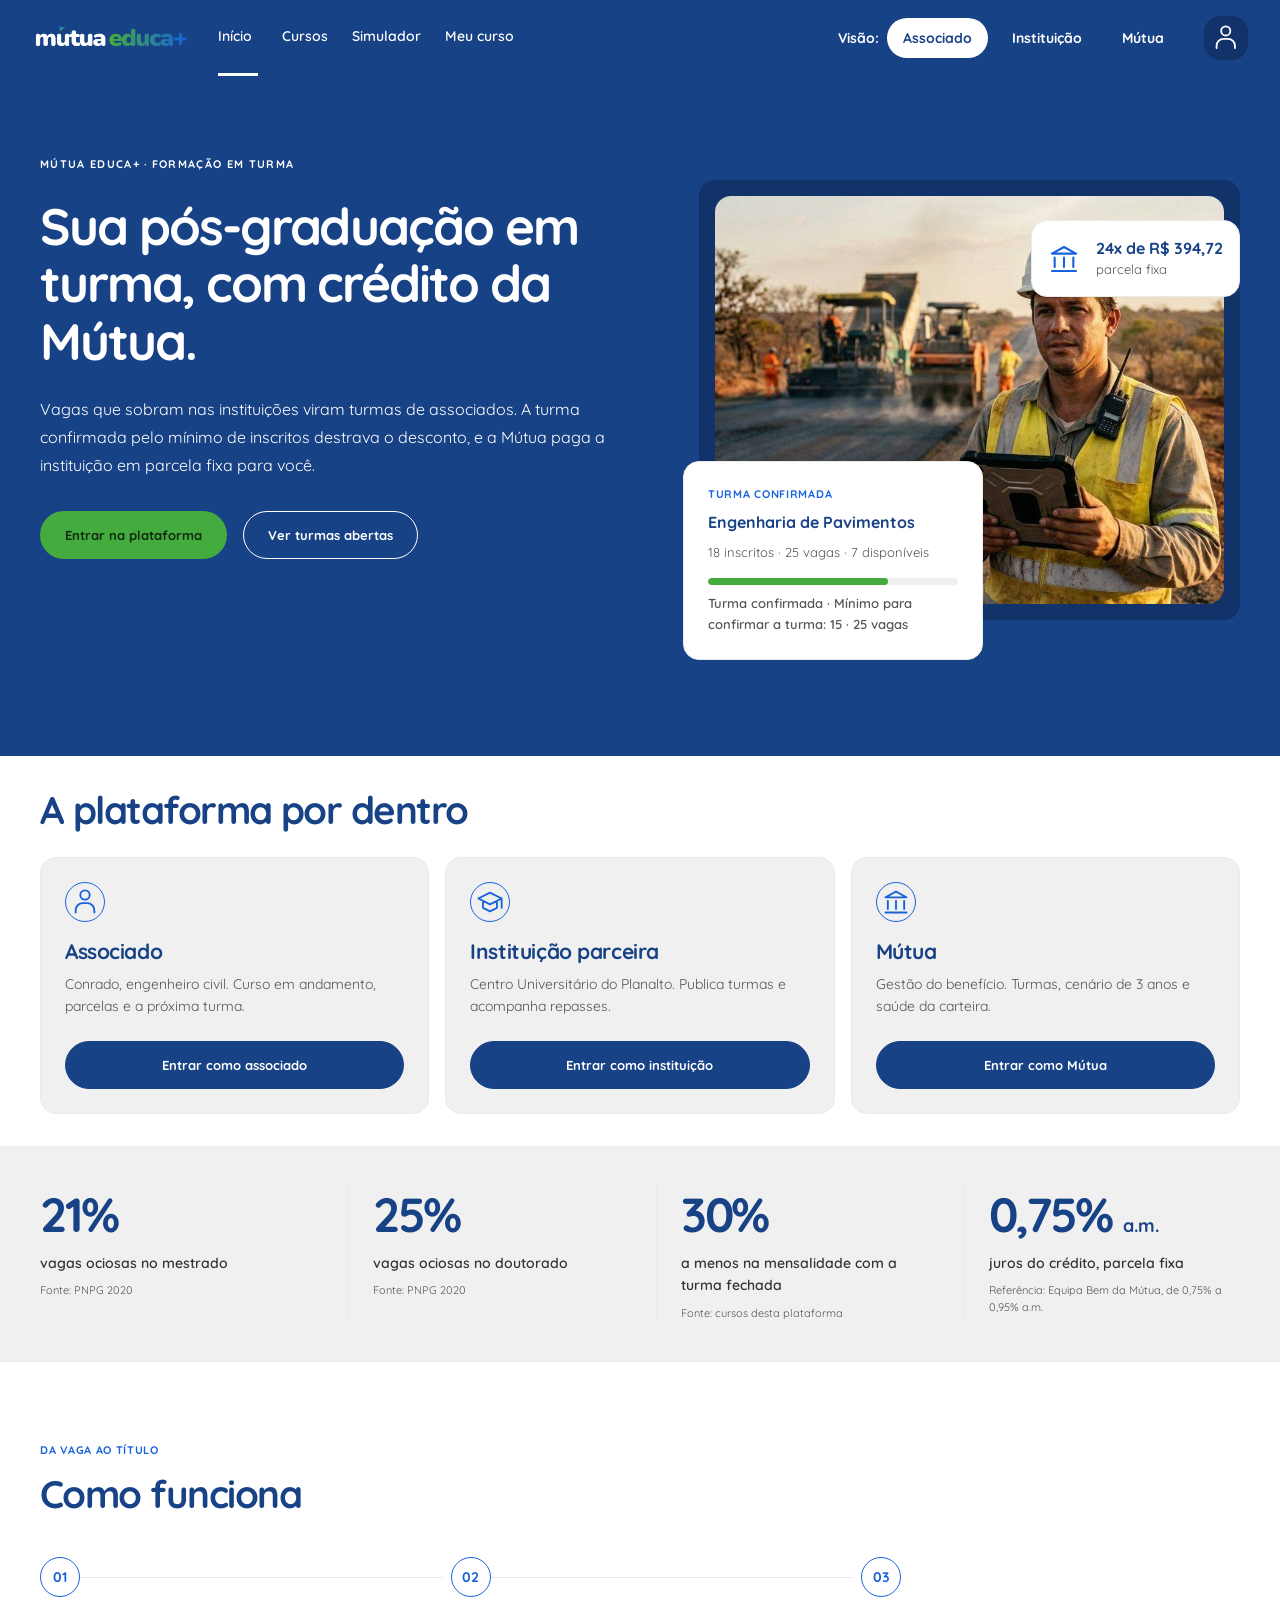
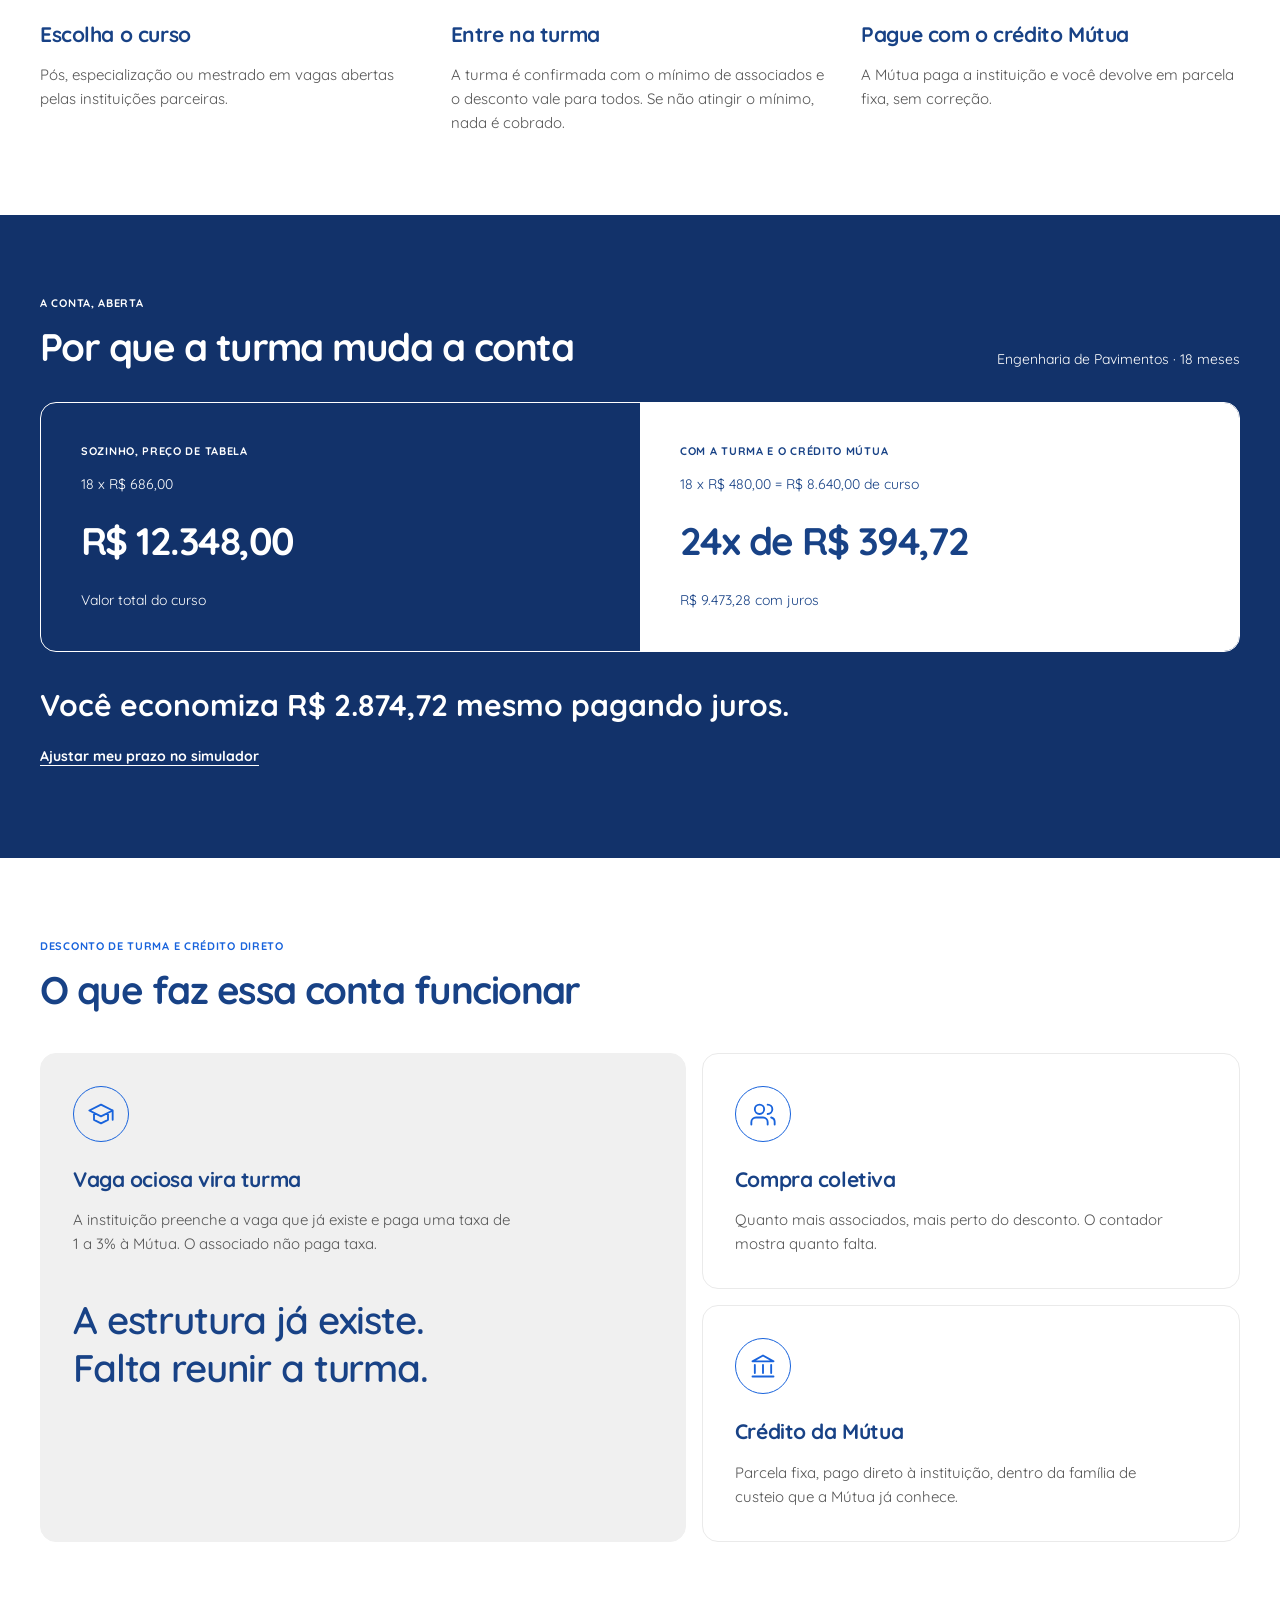
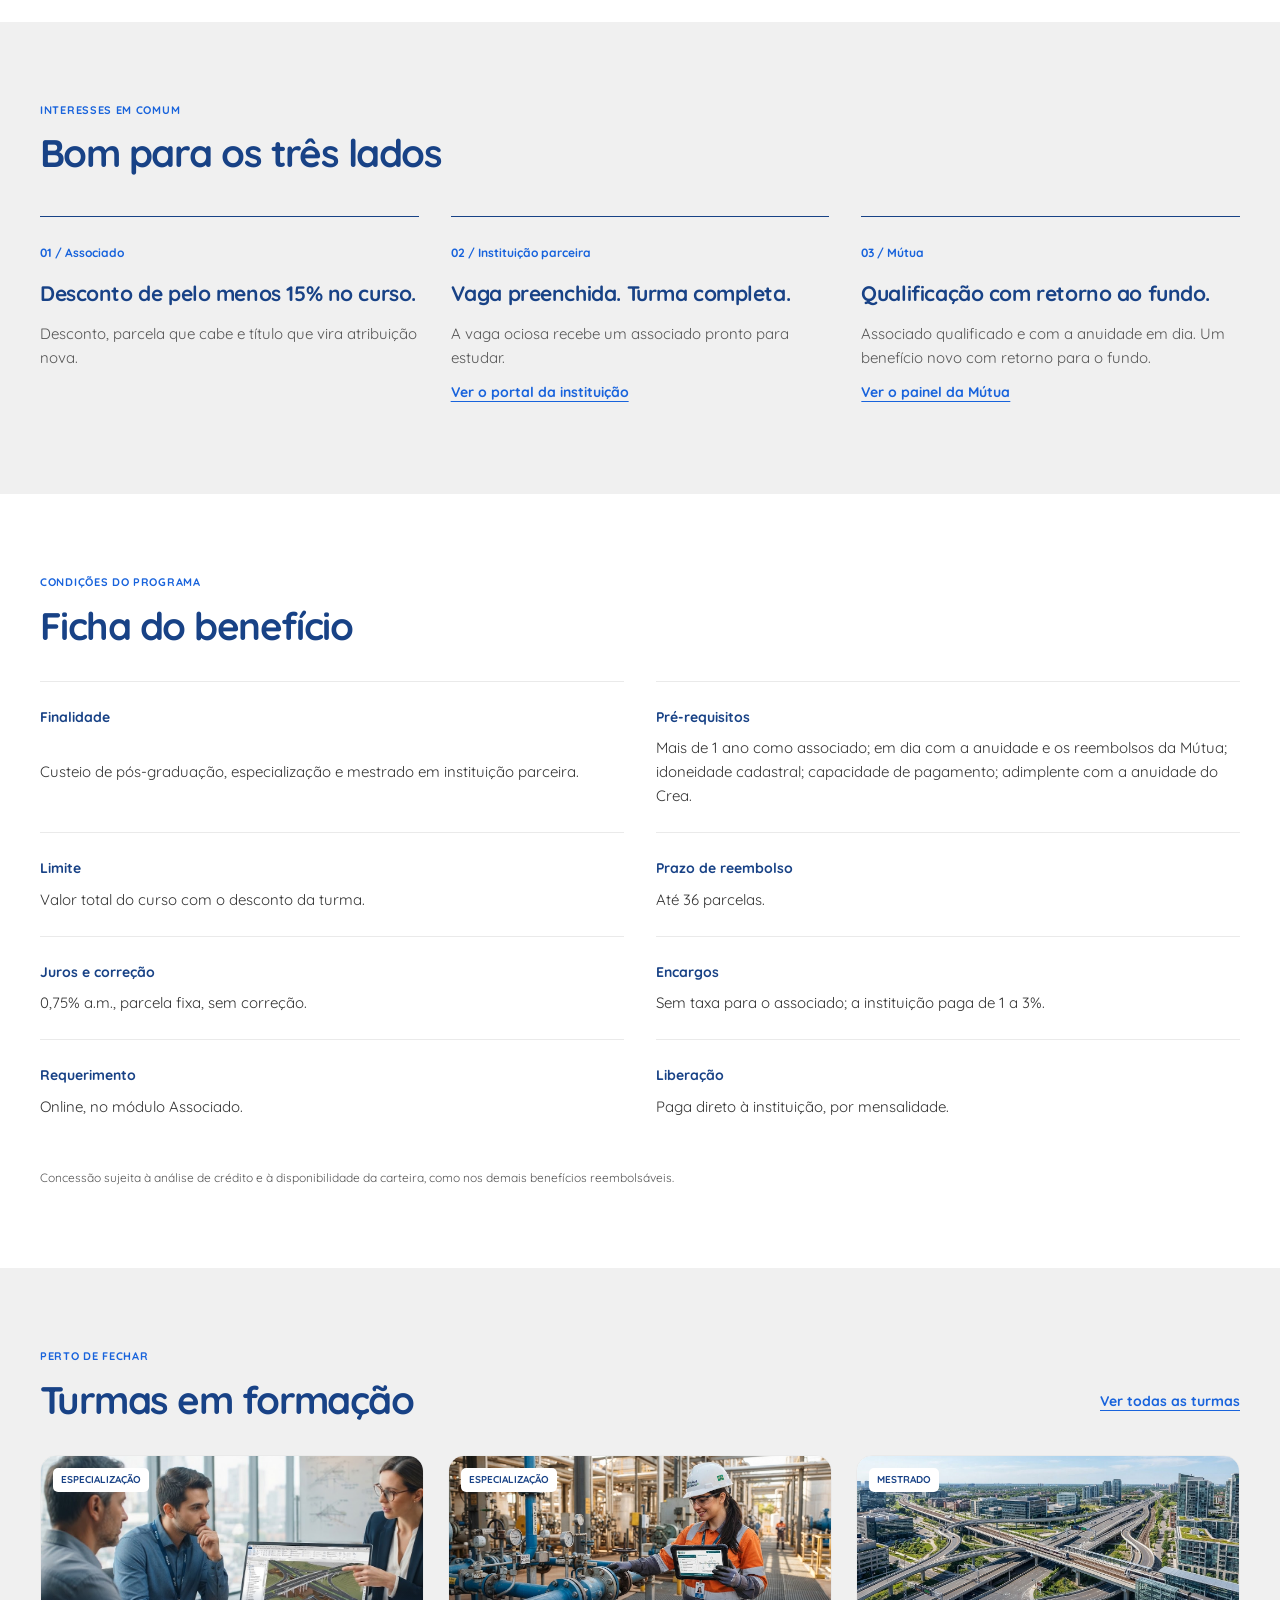
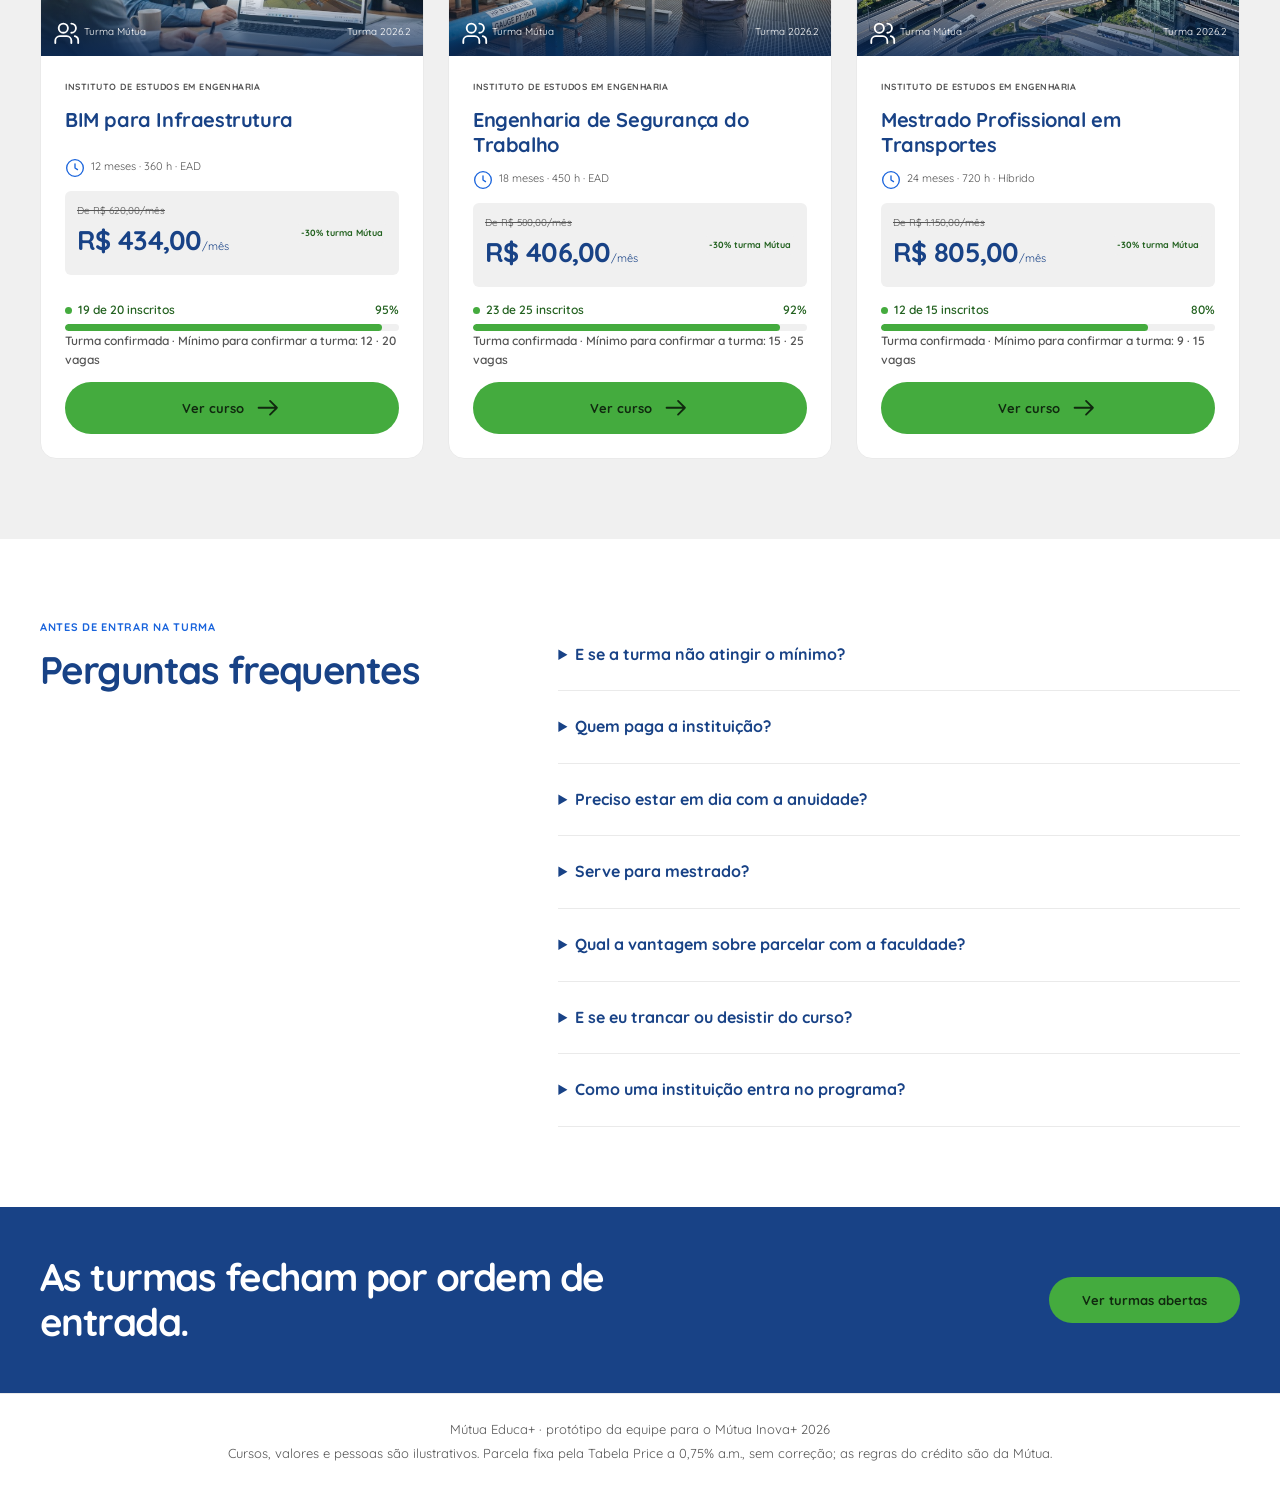
<file: index.html>
<!doctype html>
<html lang="pt-BR"><head><meta name="robots" content="noindex, nofollow"><link rel="icon" href="assets/img/favicon.svg" type="image/svg+xml"><meta charset="utf-8"><meta name="viewport" content="width=device-width,initial-scale=1"><meta name="theme-color" content="#184286"><meta name="description" content="Mútua Educa+: cursos com desconto de turma, simulação de crédito e acompanhamento educacional."><title>Início · Mútua Educa+</title><link rel="preconnect" href="https://fonts.googleapis.com"><link rel="preconnect" href="https://fonts.gstatic.com" crossorigin><link href="https://fonts.googleapis.com/css2?family=Quicksand:wght@400;500;600;700&display=swap" rel="stylesheet"><link rel="stylesheet" href="assets/css/app.css"><script defer src="assets/js/data.js"></script><script defer src="assets/js/app.js"></script></head><body data-page="home"><a class="skip" href="#main">Ir para o conteúdo</a><header id="header"></header><main id="main" class="landing" tabindex="-1">
<section class="landing-hero"><div class="container hero-layout"><div class="hero-copy"><p class="eyebrow">Mútua Educa+ · Formação em turma</p><h1>Sua pós-graduação em turma, com crédito da Mútua.</h1><p class="hero-description">Vagas que sobram nas instituições viram turmas de associados. A turma confirmada pelo mínimo de inscritos destrava o desconto, e a Mútua paga a instituição em parcela fixa para você.</p><div class="hero-actions"><button id="enter-platform" class="button" type="button" data-role-picker aria-haspopup="dialog" aria-controls="role-dialog">Entrar na plataforma</button><a class="button outline" href="cursos.html">Ver turmas abertas</a></div></div><div class="hero-visual"><img src="assets/img/aluno-pavimento.jpg" width="1376" height="768" fetchpriority="high" alt="Engenheiro em uma obra de pavimentação"><div class="float-card float-enrollment" id="hero-enrollment"></div><div class="float-card float-payment" id="hero-payment"></div></div></div></section>
<section class="platform-entry container" aria-labelledby="platform-title"><h2 id="platform-title">A plataforma por dentro</h2><div class="role-cards" id="platform-roles"></div></section>
<section class="numbers-band" aria-label="Vagas e condições"><div class="container numbers-grid">
<div><strong class="number-reveal">21%</strong><p>vagas ociosas no mestrado</p><small>Fonte: PNPG 2020</small></div><div><strong class="number-reveal">25%</strong><p>vagas ociosas no doutorado</p><small>Fonte: PNPG 2020</small></div><div><strong class="number-reveal">30%</strong><p>a menos na mensalidade com a turma fechada</p><small>Fonte: cursos desta plataforma</small></div><div><strong class="number-reveal">0,75% <span>a.m.</span></strong><p>juros do crédito, parcela fixa</p><small>Referência: Equipa Bem da Mútua, de 0,75% a 0,95% a.m.</small></div>
</div></section>
<section class="landing-section container" aria-labelledby="how-title"><p class="eyebrow">Da vaga ao título</p><h2 id="how-title">Como funciona</h2><ol class="how-steps"><li><span>01</span><h3>Escolha o curso</h3><p>Pós, especialização ou mestrado em vagas abertas pelas instituições parceiras.</p></li><li><span>02</span><h3>Entre na turma</h3><p>A turma é confirmada com o mínimo de associados e o desconto vale para todos. Se não atingir o mínimo, nada é cobrado.</p></li><li><span>03</span><h3>Pague com o crédito Mútua</h3><p>A Mútua paga a instituição e você devolve em parcela fixa, sem correção.</p></li></ol></section>
<section class="comparison-section"><div class="container landing-section"><div class="section-heading"><div><p class="eyebrow">A conta, aberta</p><h2>Por que a turma muda a conta</h2></div><p id="comparison-course"></p></div><div class="comparison-grid" id="comparison"></div><p class="saving" id="saving"></p><a class="inline-link" href="simulador.html?c=pavimentos">Ajustar meu prazo no simulador</a></div></section>
<section class="landing-section container"><p class="eyebrow">Desconto de turma e crédito direto</p><h2>O que faz essa conta funcionar</h2><div class="difference-grid"><article class="difference-lead"><span class="line-icon" data-icon="school"></span><h3>Vaga ociosa vira turma</h3><p>A instituição preenche a vaga que já existe e paga uma taxa de 1 a 3% à Mútua. O associado não paga taxa.</p><span class="difference-note">A estrutura já existe.<br>Falta reunir a turma.</span></article><article><span class="line-icon" data-icon="groups"></span><h3>Compra coletiva</h3><p>Quanto mais associados, mais perto do desconto. O contador mostra quanto falta.</p></article><article><span class="line-icon" data-icon="account_balance"></span><h3>Crédito da Mútua</h3><p>Parcela fixa, pago direto à instituição, dentro da família de custeio que a Mútua já conhece.</p></article></div></section>
<section class="benefits-section"><div class="container landing-section"><p class="eyebrow">Interesses em comum</p><h2>Bom para os três lados</h2><div class="stakeholders"><article><span>01 / Associado</span><h3>Desconto de pelo menos 15% no curso.</h3><p>Desconto, parcela que cabe e título que vira atribuição nova.</p></article><article><span>02 / Instituição parceira</span><h3>Vaga preenchida. Turma completa.</h3><p>A vaga ociosa recebe um associado pronto para estudar.</p><a class="inline-link" href="instituicao.html">Ver o portal da instituição</a></article><article><span>03 / Mútua</span><h3>Qualificação com retorno ao fundo.</h3><p>Associado qualificado e com a anuidade em dia. Um benefício novo com retorno para o fundo.</p><a class="inline-link" href="painel-mutua.html">Ver o painel da Mútua</a></article></div></div></section>
<section class="landing-section container benefit-sheet"><div><p class="eyebrow">Condições do programa</p><h2>Ficha do benefício</h2></div><dl><div><dt>Finalidade</dt><dd>Custeio de pós-graduação, especialização e mestrado em instituição parceira.</dd></div><div><dt>Pré-requisitos</dt><dd>Mais de 1 ano como associado; em dia com a anuidade e os reembolsos da Mútua; idoneidade cadastral; capacidade de pagamento; adimplente com a anuidade do Crea.</dd></div><div><dt>Limite</dt><dd>Valor total do curso com o desconto da turma.</dd></div><div><dt>Prazo de reembolso</dt><dd>Até 36 parcelas.</dd></div><div><dt>Juros e correção</dt><dd>0,75% a.m., parcela fixa, sem correção.</dd></div><div><dt>Encargos</dt><dd>Sem taxa para o associado; a instituição paga de 1 a 3%.</dd></div><div><dt>Requerimento</dt><dd>Online, no módulo Associado.</dd></div><div><dt>Liberação</dt><dd>Paga direto à instituição, por mensalidade.</dd></div></dl><p class="sheet-note">Concessão sujeita à análise de crédito e à disponibilidade da carteira, como nos demais benefícios reembolsáveis.</p></section>
<section class="formation-section"><div class="container landing-section"><div class="section-heading"><div><p class="eyebrow">Perto de fechar</p><h2>Turmas em formação</h2></div><a class="inline-link" href="cursos.html">Ver todas as turmas</a></div><div class="course-grid" id="formation-courses"></div></div></section>
<section class="landing-section container landing-faq"><div><p class="eyebrow">Antes de entrar na turma</p><h2>Perguntas frequentes</h2></div><div class="faq"><details><summary>E se a turma não atingir o mínimo?</summary><p>A reserva é liberada e nada é cobrado.</p></details><details><summary>Quem paga a instituição?</summary><p>A Mútua, direto, por mensalidade.</p></details><details><summary>Preciso estar em dia com a anuidade?</summary><p>Sim, como nos demais benefícios reembolsáveis.</p></details><details><summary>Serve para mestrado?</summary><p>Sim, mestrado profissional. Para mestrado acadêmico estudamos a Bolsa-Ponte, com reembolso depois da defesa.</p></details><details><summary>Qual a vantagem sobre parcelar com a faculdade?</summary><p>O desconto da turma é maior que os juros. Veja o comparativo.</p></details><details><summary>E se eu trancar ou desistir do curso?</summary><p>O repasse à instituição para no mês seguinte ao trancamento. Você reembolsa só o que já foi pago à instituição, nas mesmas parcelas, sem multa da Mútua. A vaga volta para a turma.</p></details><details><summary>Como uma instituição entra no programa?</summary><p>Por chamamento público com critérios publicados: curso reconhecido pelo MEC, desconto mínimo de 15% para a turma, taxa de 1 a 3% sobre as mensalidades recebidas e relatório mensal de frequência.</p></details></div></section>
<section class="final-cta"><div class="container"><h2>As turmas fecham por ordem de entrada.</h2><a class="button" href="cursos.html">Ver turmas abertas</a></div></section>
</main><footer>
<p>Mútua Educa+ · protótipo da equipe para o Mútua Inova+ 2026</p>
<p>Cursos, valores e pessoas são ilustrativos. Parcela fixa pela Tabela Price a 0,75% a.m., sem correção; as regras do crédito são da Mútua.</p>
</footer><nav id="mobile-nav" aria-label="Navegação móvel"></nav><dialog id="modal" aria-labelledby="modal-title"><button class="modal-close icon-button" aria-label="Fechar modal">×</button><svg class="modal-icon" width="48" height="48" viewBox="0 0 24 24" fill="none" stroke="currentColor" stroke-width="1.5" aria-hidden="true"><circle cx="12" cy="12" r="9"/><path d="M12 11v6m0-10v2"/></svg><h2 id="modal-title"></h2><p id="modal-text"></p><a id="modal-link" class="button" href="meu-curso.html">Ver como fica o acompanhamento</a><button class="button secondary modal-dismiss">Voltar à página</button></dialog><noscript><p class="container">Ative o JavaScript para explorar os cursos e simular o crédito da plataforma.</p></noscript></body></html>
</file>
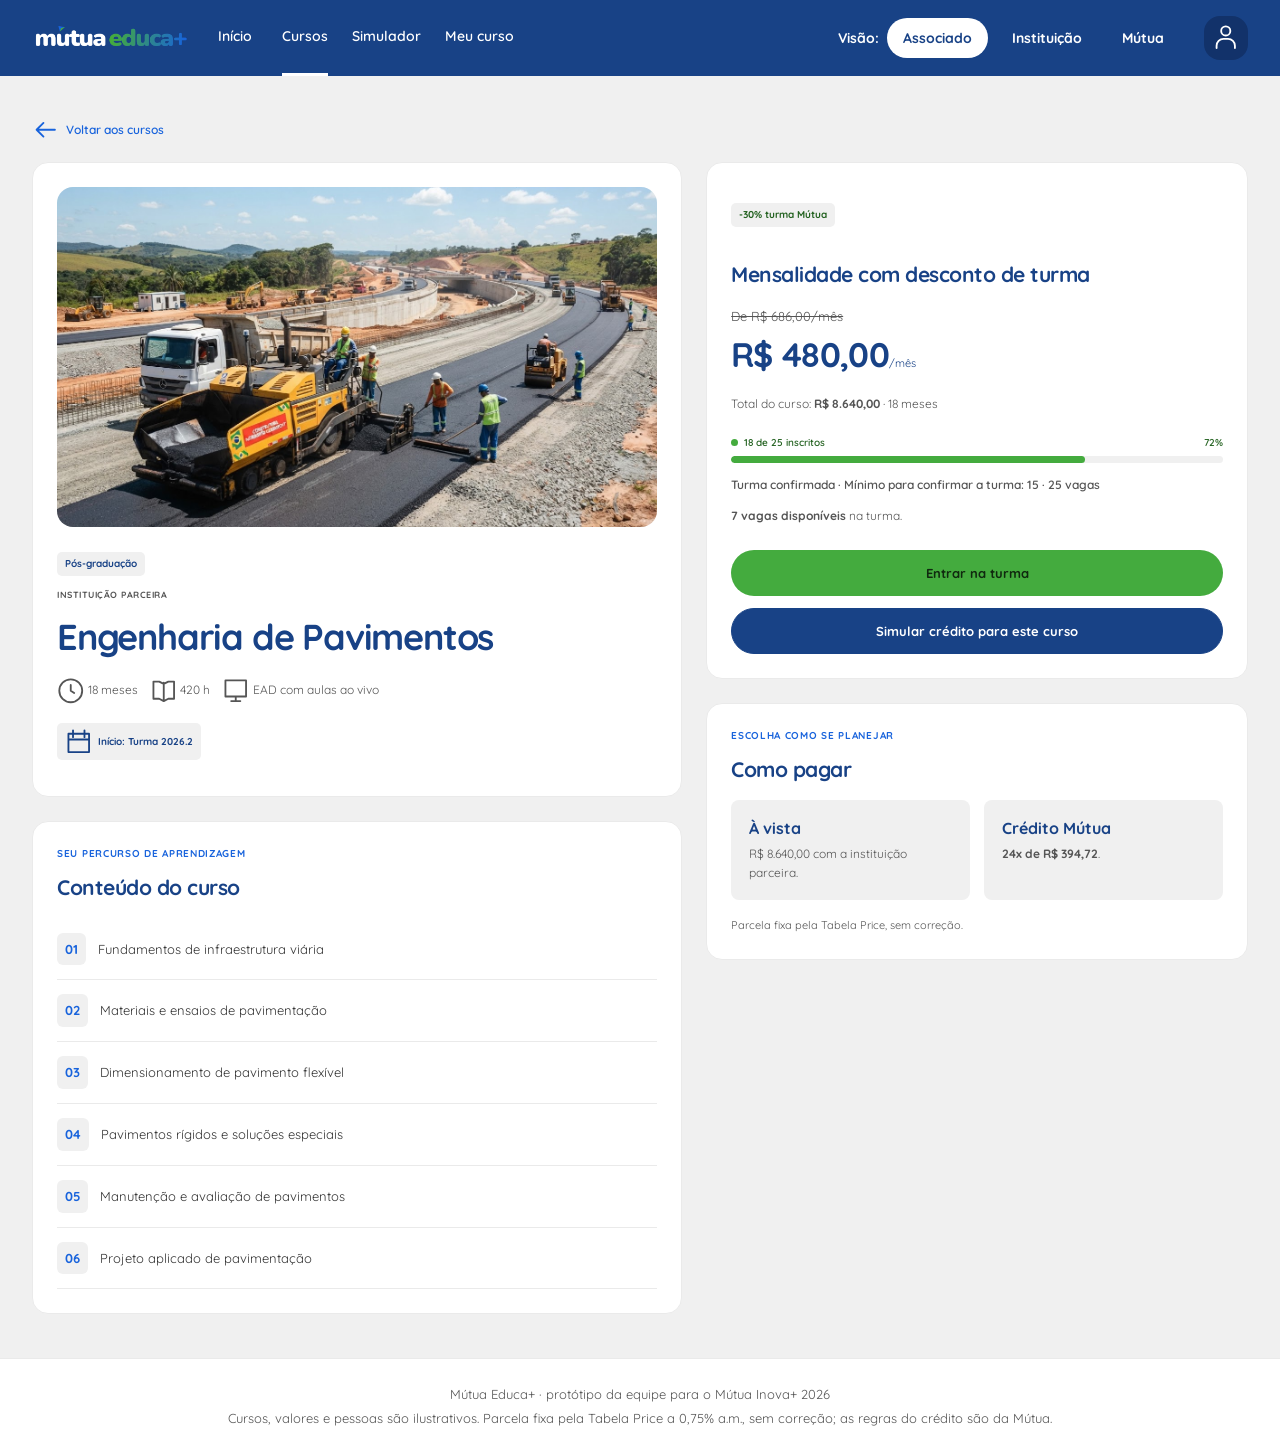
<file: curso.html>
<!doctype html>
<html lang="pt-BR"><head><meta name="robots" content="noindex, nofollow"><link rel="icon" href="assets/img/favicon.svg" type="image/svg+xml"><meta charset="utf-8"><meta name="viewport" content="width=device-width,initial-scale=1"><meta name="theme-color" content="#184286"><meta name="description" content="Mútua Educa+: cursos com desconto de turma, simulação de crédito e acompanhamento educacional."><title>Detalhe do curso · Mútua Educa+</title><link rel="preconnect" href="https://fonts.googleapis.com"><link rel="preconnect" href="https://fonts.gstatic.com" crossorigin><link href="https://fonts.googleapis.com/css2?family=Quicksand:wght@400;500;600;700&display=swap" rel="stylesheet"><link rel="stylesheet" href="assets/css/app.css"><script defer src="assets/js/data.js"></script><script defer src="assets/js/app.js"></script></head><body data-page="course"><a class="skip" href="#main">Ir para o conteúdo</a><header id="header"></header><main id="main" class="container" tabindex="-1"></main><footer>
<p>Mútua Educa+ · protótipo da equipe para o Mútua Inova+ 2026</p>
<p>Cursos, valores e pessoas são ilustrativos. Parcela fixa pela Tabela Price a 0,75% a.m., sem correção; as regras do crédito são da Mútua.</p>
</footer><nav id="mobile-nav" aria-label="Navegação móvel"></nav><dialog id="modal" aria-labelledby="modal-title"><button class="modal-close icon-button" aria-label="Fechar modal">×</button><svg class="modal-icon" width="48" height="48" viewBox="0 0 24 24" fill="none" stroke="currentColor" stroke-width="1.5" aria-hidden="true"><circle cx="12" cy="12" r="9"/><path d="M12 11v6m0-10v2"/></svg><h2 id="modal-title"></h2><p id="modal-text"></p><a id="modal-link" class="button" href="meu-curso.html">Ver como fica o acompanhamento</a><button class="button secondary modal-dismiss">Voltar à página</button></dialog><noscript><p class="container">Ative o JavaScript para explorar os cursos e simular o crédito da plataforma.</p></noscript></body></html>
</file>
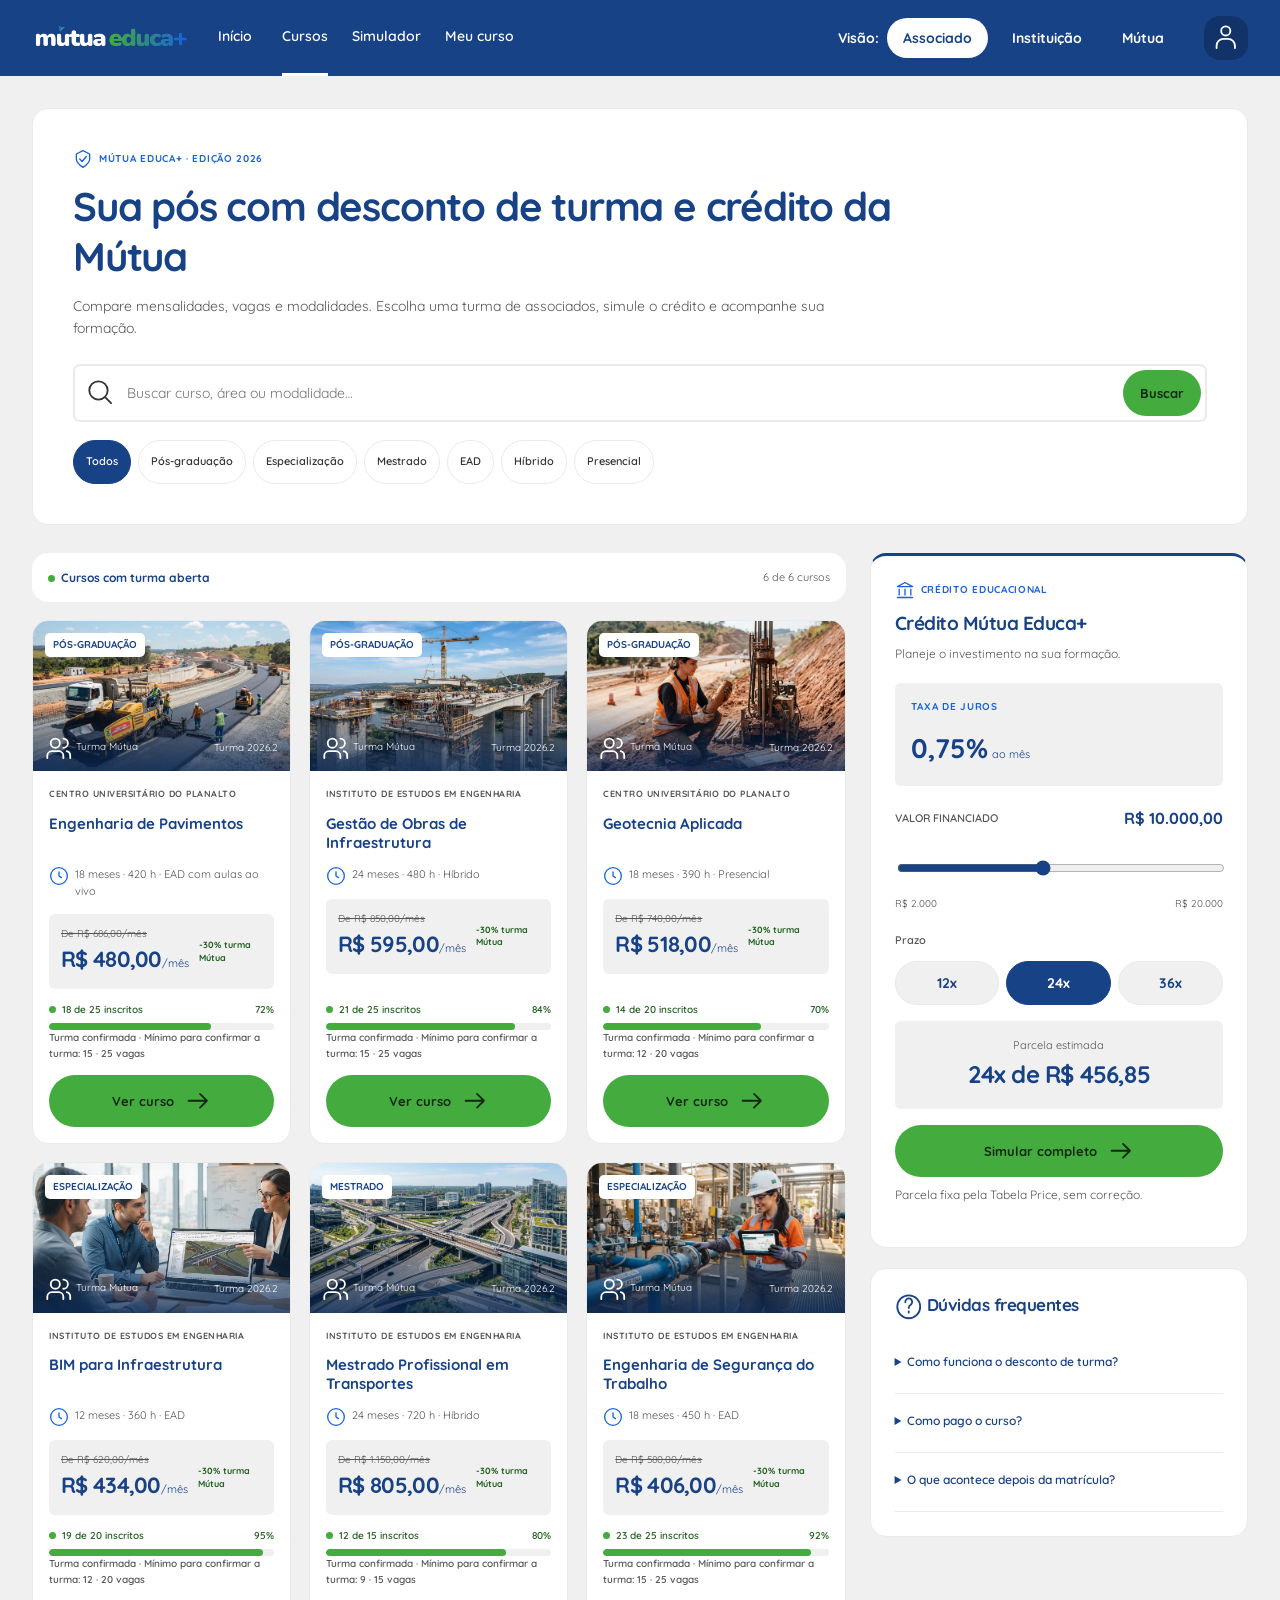
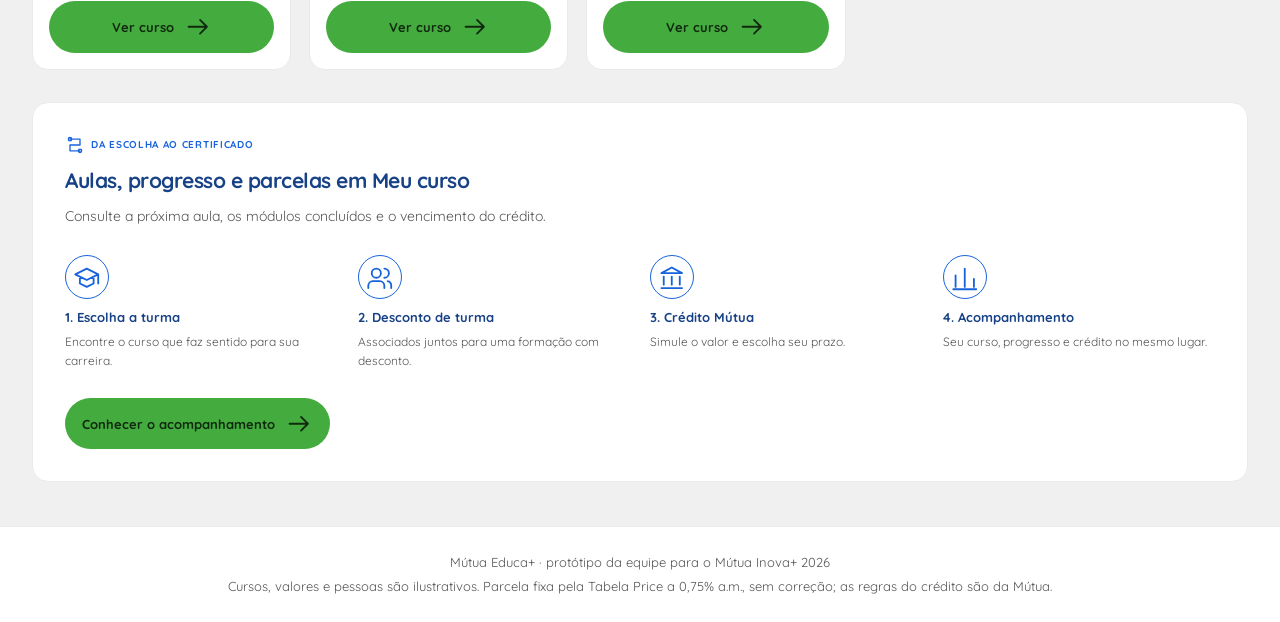
<file: cursos.html>
<!doctype html>
<html lang="pt-BR"><head><meta name="robots" content="noindex, nofollow"><link rel="icon" href="assets/img/favicon.svg" type="image/svg+xml"><meta charset="utf-8"><meta name="viewport" content="width=device-width,initial-scale=1"><meta name="theme-color" content="#184286"><meta name="description" content="Mútua Educa+: cursos com desconto de turma, simulação de crédito e acompanhamento educacional."><title>Cursos · Mútua Educa+</title><link rel="preconnect" href="https://fonts.googleapis.com"><link rel="preconnect" href="https://fonts.gstatic.com" crossorigin><link href="https://fonts.googleapis.com/css2?family=Quicksand:wght@400;500;600;700&display=swap" rel="stylesheet"><link rel="stylesheet" href="assets/css/app.css"><script defer src="assets/js/data.js"></script><script defer src="assets/js/app.js"></script></head><body data-page="catalog"><a class="skip" href="#main">Ir para o conteúdo</a><header id="header"></header><main id="main" class="container" tabindex="-1"></main><footer>
<p>Mútua Educa+ · protótipo da equipe para o Mútua Inova+ 2026</p>
<p>Cursos, valores e pessoas são ilustrativos. Parcela fixa pela Tabela Price a 0,75% a.m., sem correção; as regras do crédito são da Mútua.</p>
</footer><nav id="mobile-nav" aria-label="Navegação móvel"></nav><dialog id="modal" aria-labelledby="modal-title"><button class="modal-close icon-button" aria-label="Fechar modal">×</button><svg class="modal-icon" width="48" height="48" viewBox="0 0 24 24" fill="none" stroke="currentColor" stroke-width="1.5" aria-hidden="true"><circle cx="12" cy="12" r="9"/><path d="M12 11v6m0-10v2"/></svg><h2 id="modal-title"></h2><p id="modal-text"></p><a id="modal-link" class="button" href="meu-curso.html">Ver como fica o acompanhamento</a><button class="button secondary modal-dismiss">Voltar à página</button></dialog><noscript><p class="container">Ative o JavaScript para explorar os cursos e simular o crédito da plataforma.</p></noscript></body></html>
</file>
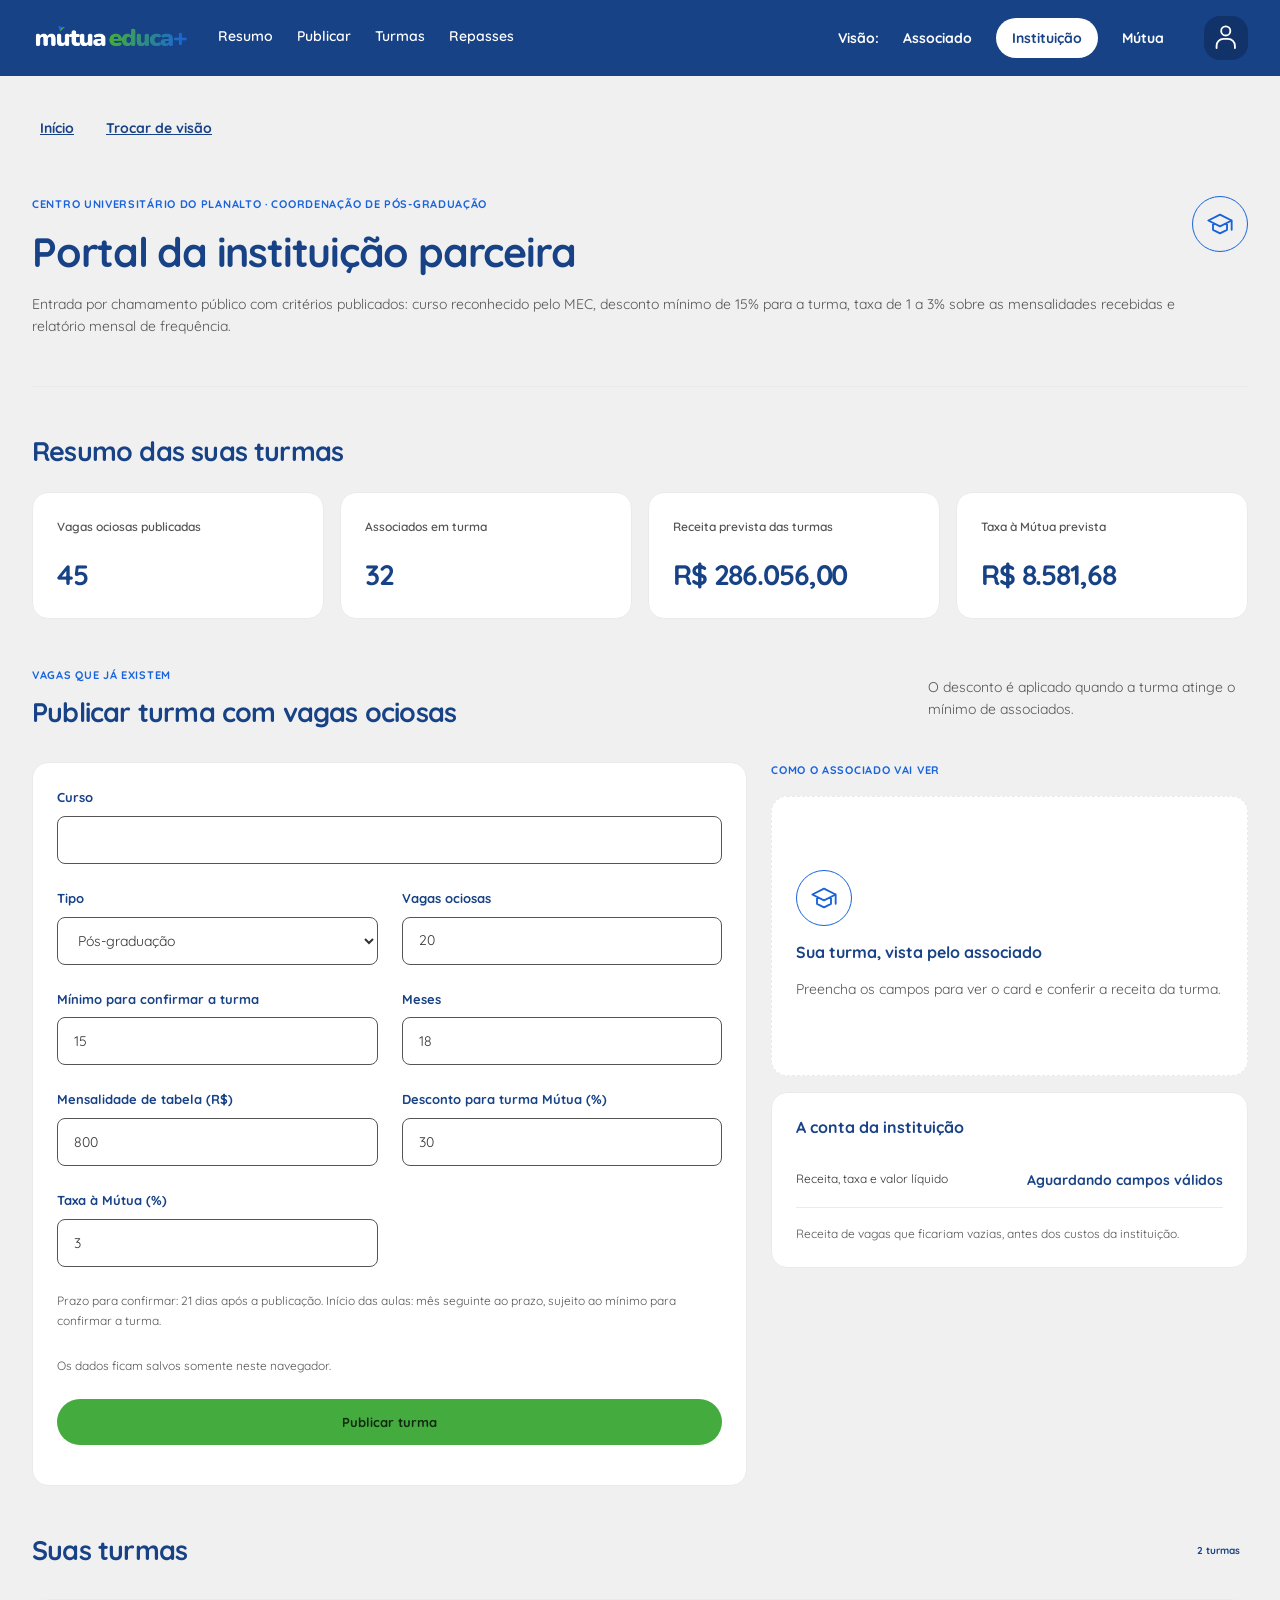
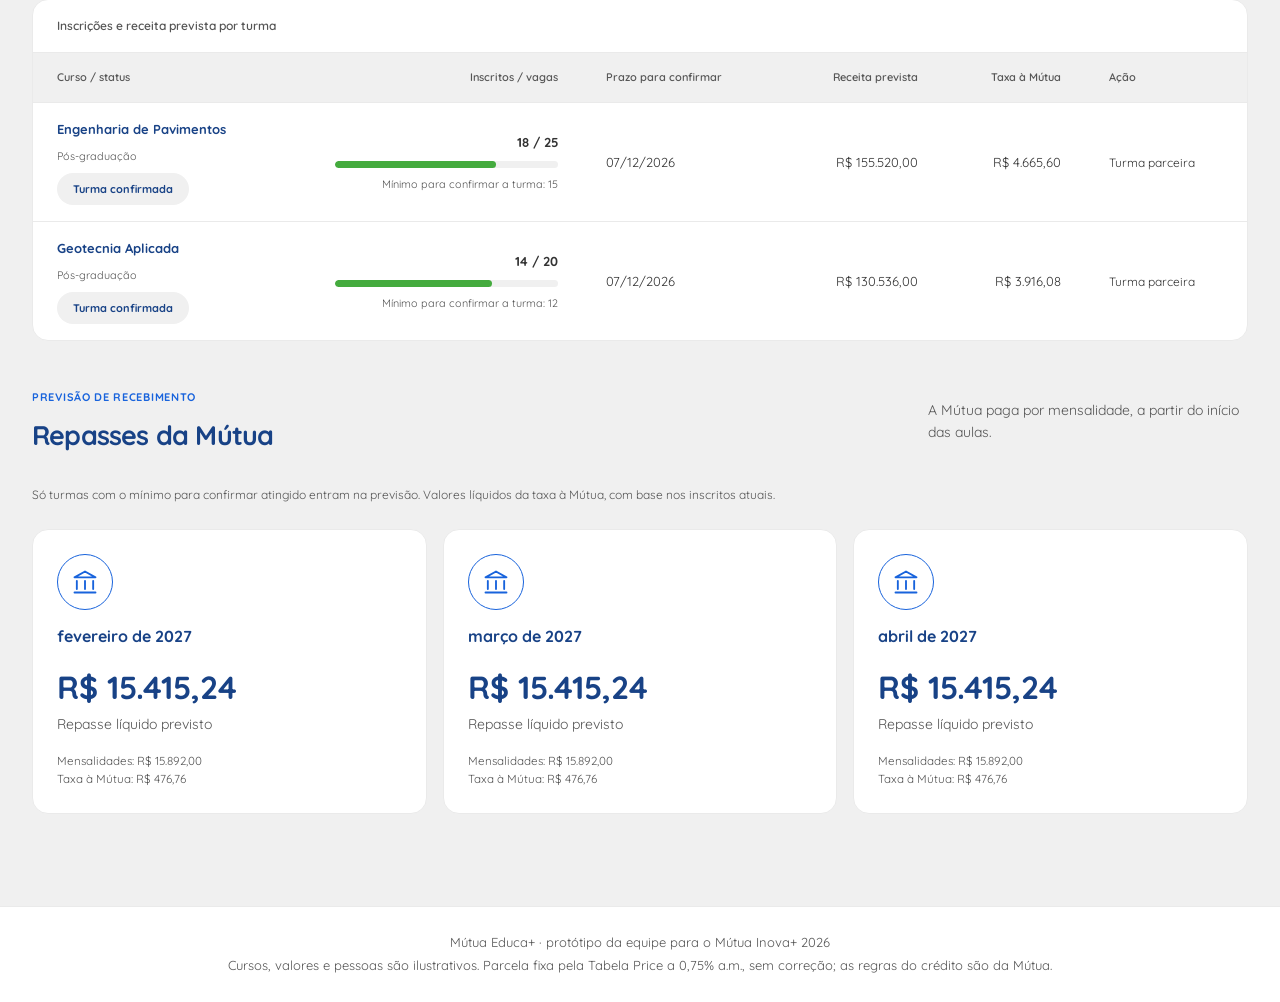
<file: instituicao.html>
<!doctype html>
<html lang="pt-BR"><head><meta name="robots" content="noindex, nofollow"><link rel="icon" href="assets/img/favicon.svg" type="image/svg+xml"><meta charset="utf-8"><meta name="viewport" content="width=device-width,initial-scale=1"><meta name="theme-color" content="#184286"><meta name="description" content="Mútua Educa+: cursos com desconto de turma, simulação de crédito e acompanhamento educacional."><title>Portal da instituição parceira</title><link rel="preconnect" href="https://fonts.googleapis.com"><link rel="preconnect" href="https://fonts.gstatic.com" crossorigin><link href="https://fonts.googleapis.com/css2?family=Quicksand:wght@400;500;600;700&display=swap" rel="stylesheet"><link rel="stylesheet" href="assets/css/app.css"><script defer src="assets/js/data.js"></script><script defer src="assets/js/app.js"></script><script defer src="assets/js/instituicao.js"></script></head><body data-page="institution"><a class="skip" href="#main">Ir para o conteúdo</a><header id="header"></header><main id="main" class="container portal" tabindex="-1"></main><footer>
<p>Mútua Educa+ · protótipo da equipe para o Mútua Inova+ 2026</p>
<p>Cursos, valores e pessoas são ilustrativos. Parcela fixa pela Tabela Price a 0,75% a.m., sem correção; as regras do crédito são da Mútua.</p>
</footer><nav id="mobile-nav" aria-label="Navegação móvel"></nav><dialog id="modal" aria-labelledby="modal-title"><button class="modal-close icon-button" aria-label="Fechar modal">×</button><svg class="modal-icon" width="48" height="48" viewBox="0 0 24 24" fill="none" stroke="currentColor" stroke-width="1.5" aria-hidden="true"><circle cx="12" cy="12" r="9"/><path d="M12 11v6m0-10v2"/></svg><h2 id="modal-title"></h2><p id="modal-text"></p><a id="modal-link" class="button" href="meu-curso.html">Ver como fica o acompanhamento</a><button class="button secondary modal-dismiss">Voltar à página</button></dialog><noscript><p class="container">Ative o JavaScript para explorar os cursos e simular o crédito da plataforma.</p></noscript></body></html>
</file>
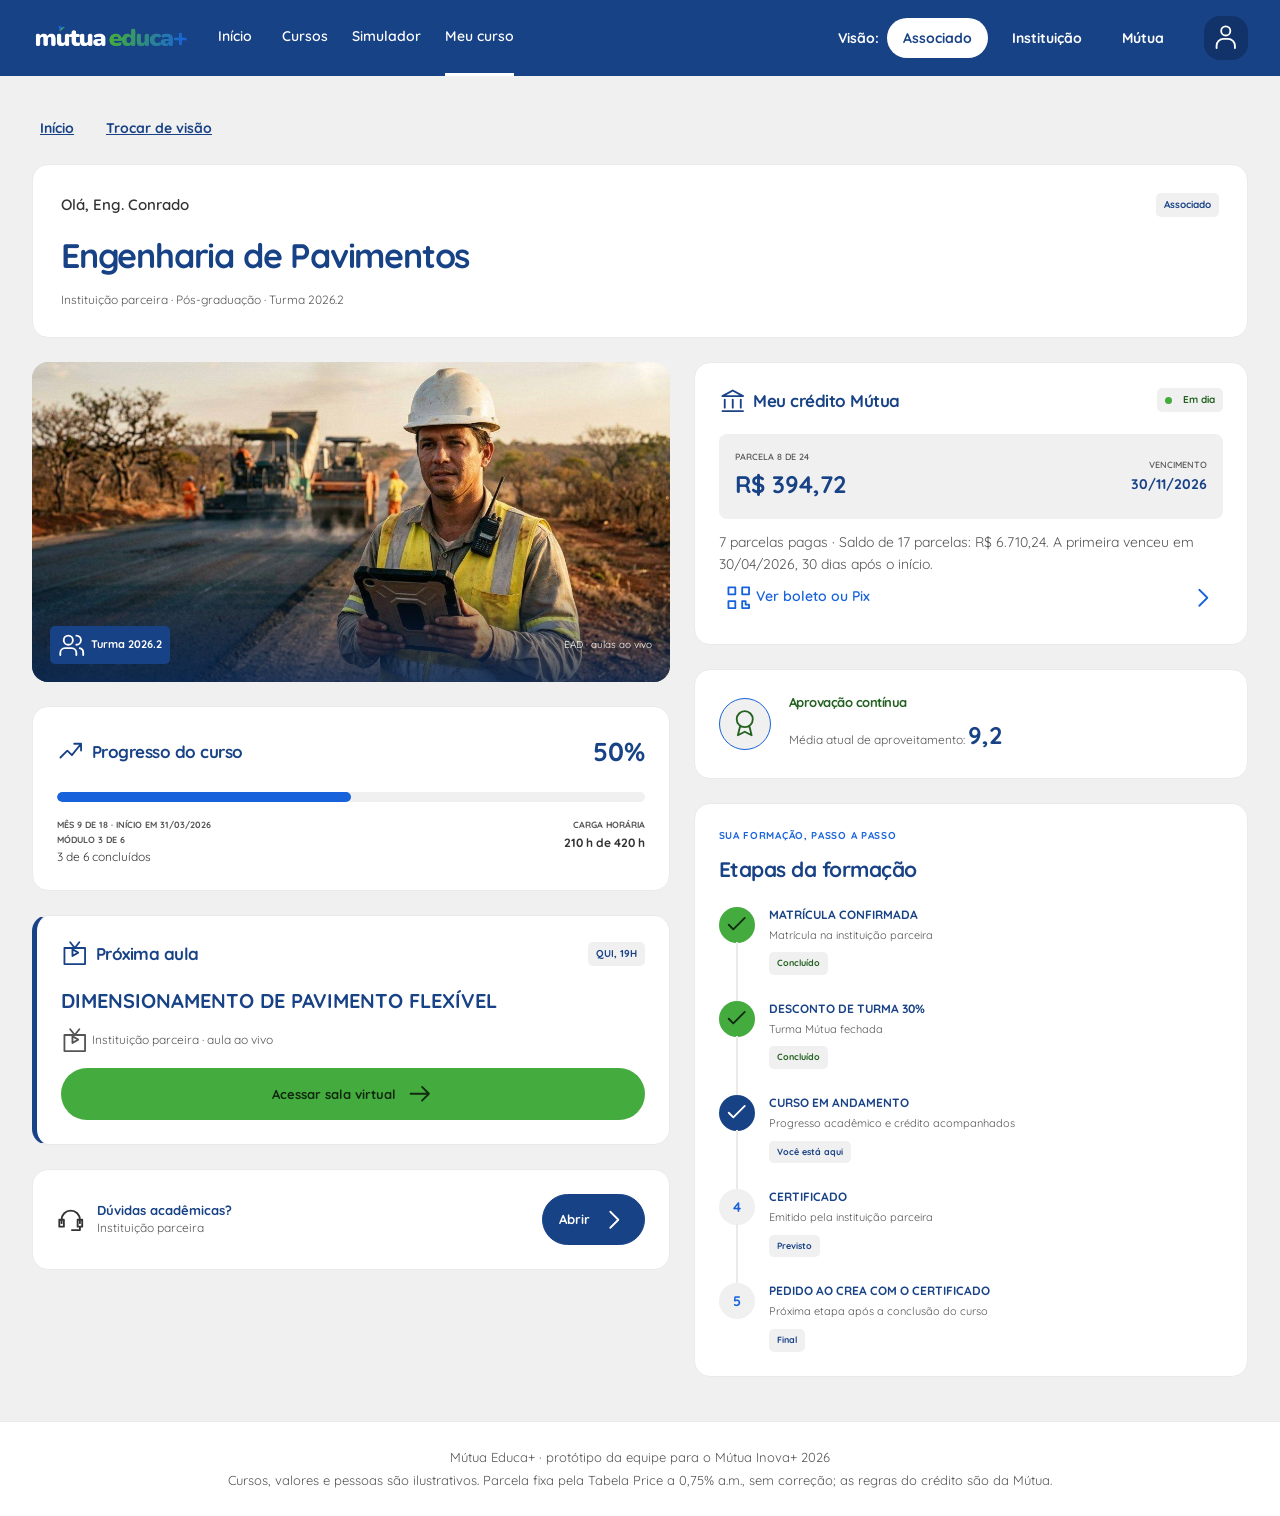
<file: meu-curso.html>
<!doctype html>
<html lang="pt-BR"><head><meta name="robots" content="noindex, nofollow"><link rel="icon" href="assets/img/favicon.svg" type="image/svg+xml"><meta charset="utf-8"><meta name="viewport" content="width=device-width,initial-scale=1"><meta name="theme-color" content="#184286"><meta name="description" content="Mútua Educa+: cursos com desconto de turma, simulação de crédito e acompanhamento educacional."><title>Meu curso · Mútua Educa+</title><link rel="preconnect" href="https://fonts.googleapis.com"><link rel="preconnect" href="https://fonts.gstatic.com" crossorigin><link href="https://fonts.googleapis.com/css2?family=Quicksand:wght@400;500;600;700&display=swap" rel="stylesheet"><link rel="stylesheet" href="assets/css/app.css"><script defer src="assets/js/data.js"></script><script defer src="assets/js/app.js"></script></head><body data-page="dashboard"><a class="skip" href="#main">Ir para o conteúdo</a><header id="header"></header><main id="main" class="container" tabindex="-1"></main><footer>
<p>Mútua Educa+ · protótipo da equipe para o Mútua Inova+ 2026</p>
<p>Cursos, valores e pessoas são ilustrativos. Parcela fixa pela Tabela Price a 0,75% a.m., sem correção; as regras do crédito são da Mútua.</p>
</footer><nav id="mobile-nav" aria-label="Navegação móvel"></nav><dialog id="modal" aria-labelledby="modal-title"><button class="modal-close icon-button" aria-label="Fechar modal">×</button><svg class="modal-icon" width="48" height="48" viewBox="0 0 24 24" fill="none" stroke="currentColor" stroke-width="1.5" aria-hidden="true"><circle cx="12" cy="12" r="9"/><path d="M12 11v6m0-10v2"/></svg><h2 id="modal-title"></h2><p id="modal-text"></p><a id="modal-link" class="button" href="meu-curso.html">Ver como fica o acompanhamento</a><button class="button secondary modal-dismiss">Voltar à página</button></dialog><noscript><p class="container">Ative o JavaScript para explorar os cursos e simular o crédito da plataforma.</p></noscript></body></html>
</file>
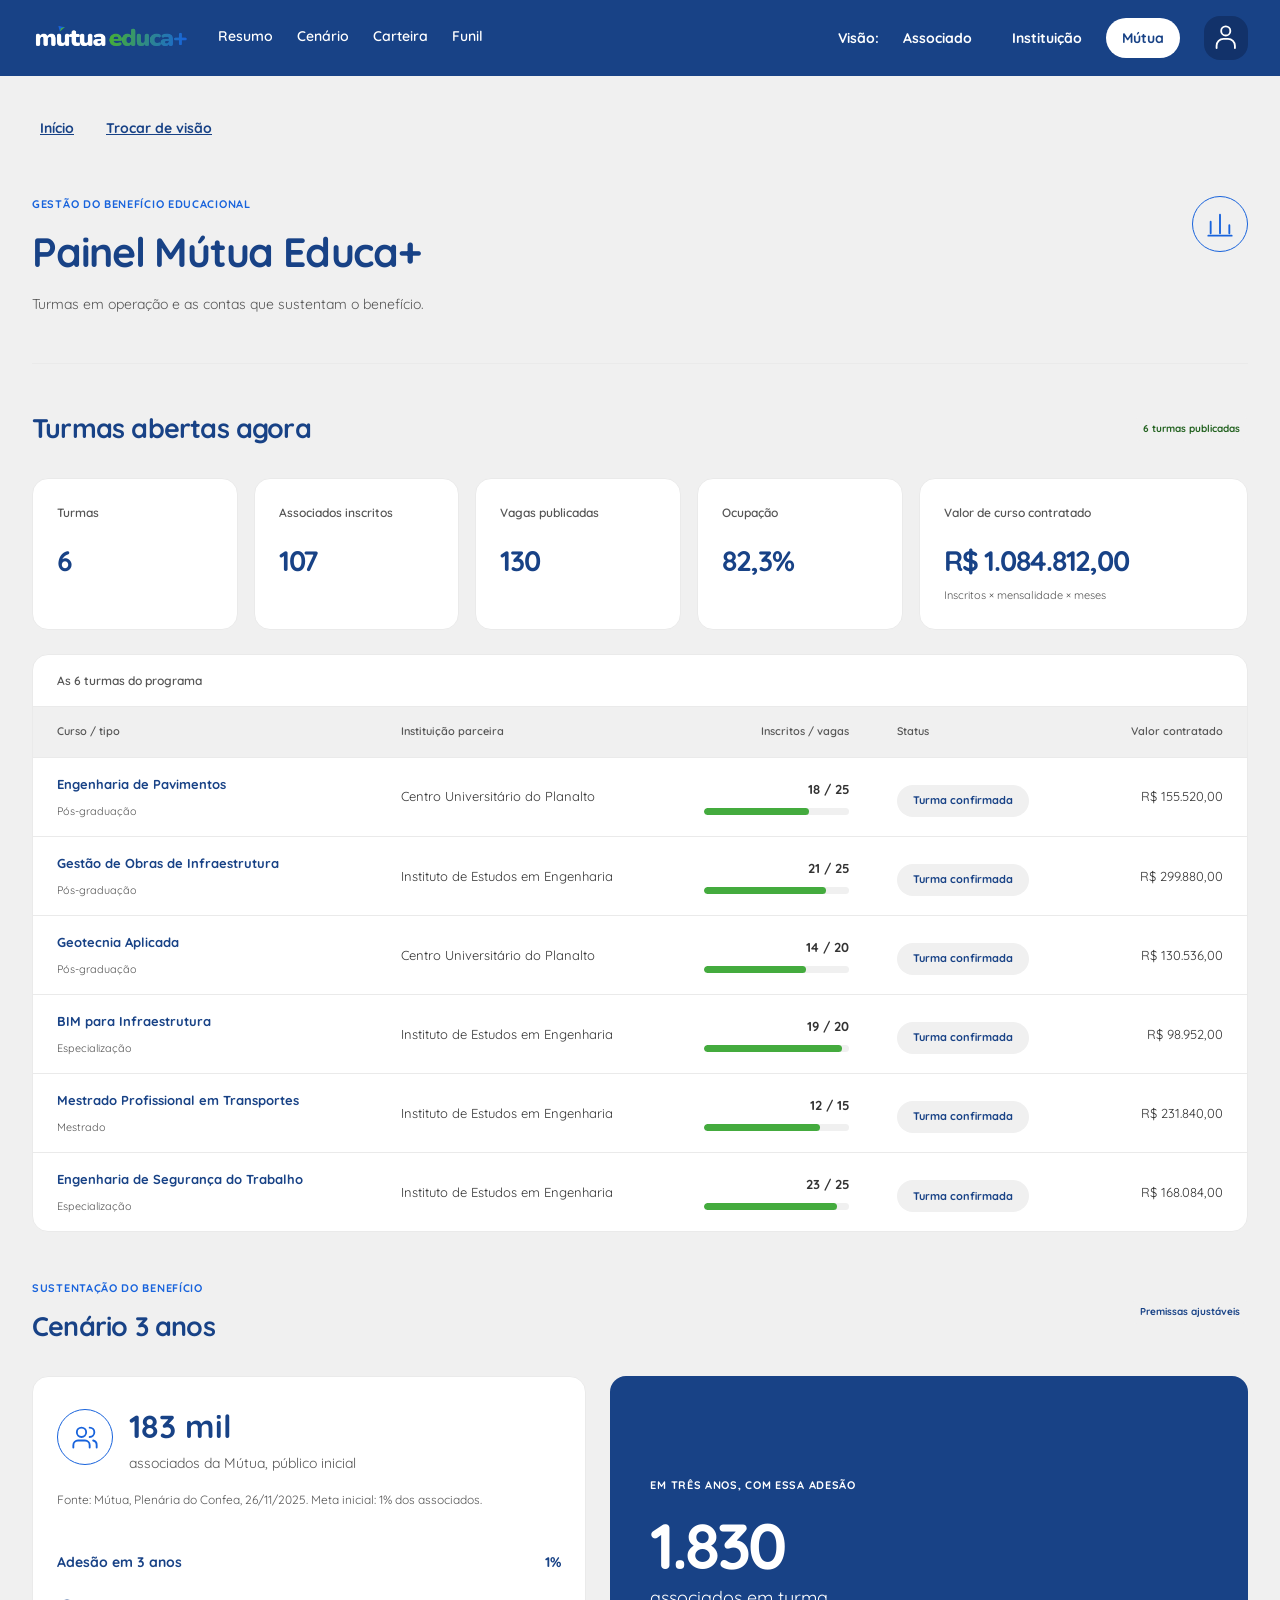
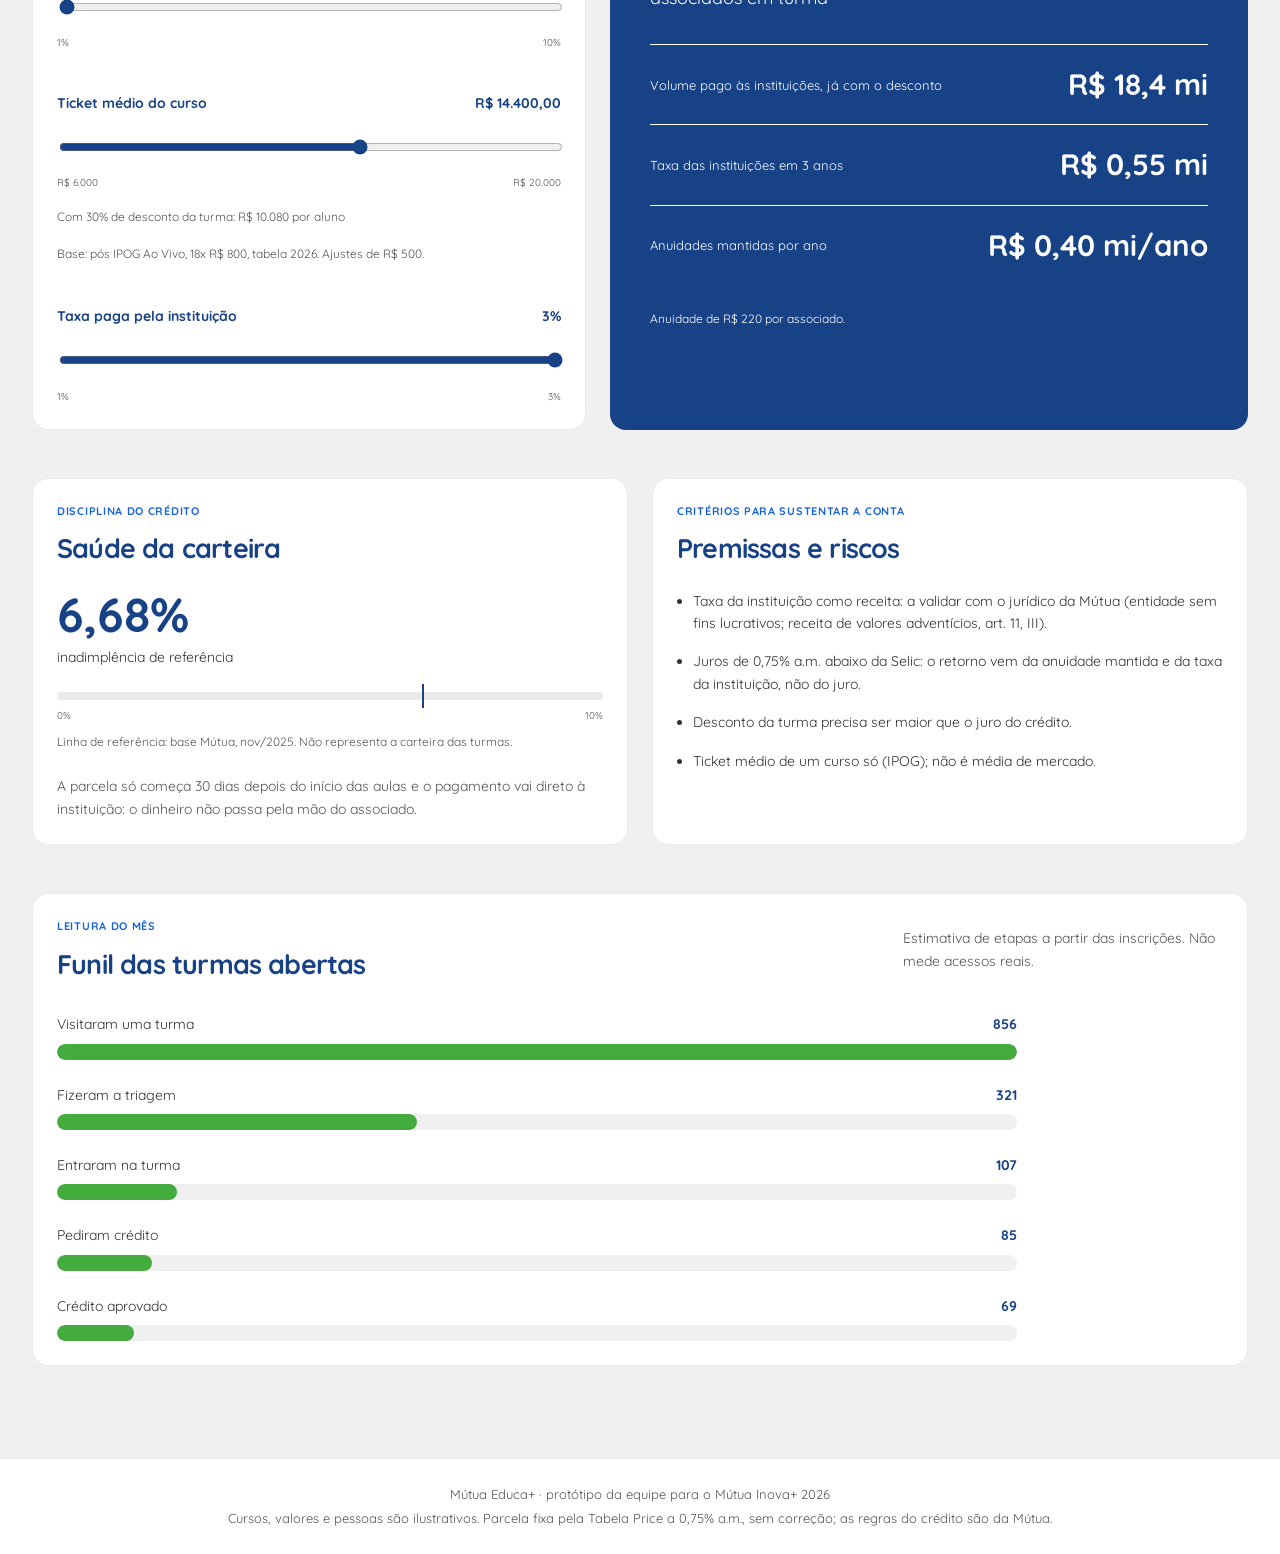
<file: painel-mutua.html>
<!doctype html>
<html lang="pt-BR"><head><meta name="robots" content="noindex, nofollow"><link rel="icon" href="assets/img/favicon.svg" type="image/svg+xml"><meta charset="utf-8"><meta name="viewport" content="width=device-width,initial-scale=1"><meta name="theme-color" content="#184286"><meta name="description" content="Mútua Educa+: cursos com desconto de turma, simulação de crédito e acompanhamento educacional."><title>Painel Mútua Educa+</title><link rel="preconnect" href="https://fonts.googleapis.com"><link rel="preconnect" href="https://fonts.gstatic.com" crossorigin><link href="https://fonts.googleapis.com/css2?family=Quicksand:wght@400;500;600;700&display=swap" rel="stylesheet"><link rel="stylesheet" href="assets/css/app.css"><script defer src="assets/js/data.js"></script><script defer src="assets/js/app.js"></script><script defer src="assets/js/painel.js"></script></head><body data-page="mutua"><a class="skip" href="#main">Ir para o conteúdo</a><header id="header"></header><main id="main" class="container portal" tabindex="-1"></main><footer>
<p>Mútua Educa+ · protótipo da equipe para o Mútua Inova+ 2026</p>
<p>Cursos, valores e pessoas são ilustrativos. Parcela fixa pela Tabela Price a 0,75% a.m., sem correção; as regras do crédito são da Mútua.</p>
</footer><nav id="mobile-nav" aria-label="Navegação móvel"></nav><dialog id="modal" aria-labelledby="modal-title"><button class="modal-close icon-button" aria-label="Fechar modal">×</button><svg class="modal-icon" width="48" height="48" viewBox="0 0 24 24" fill="none" stroke="currentColor" stroke-width="1.5" aria-hidden="true"><circle cx="12" cy="12" r="9"/><path d="M12 11v6m0-10v2"/></svg><h2 id="modal-title"></h2><p id="modal-text"></p><a id="modal-link" class="button" href="meu-curso.html">Ver como fica o acompanhamento</a><button class="button secondary modal-dismiss">Voltar à página</button></dialog><noscript><p class="container">Ative o JavaScript para explorar os cursos e simular o crédito da plataforma.</p></noscript></body></html>
</file>
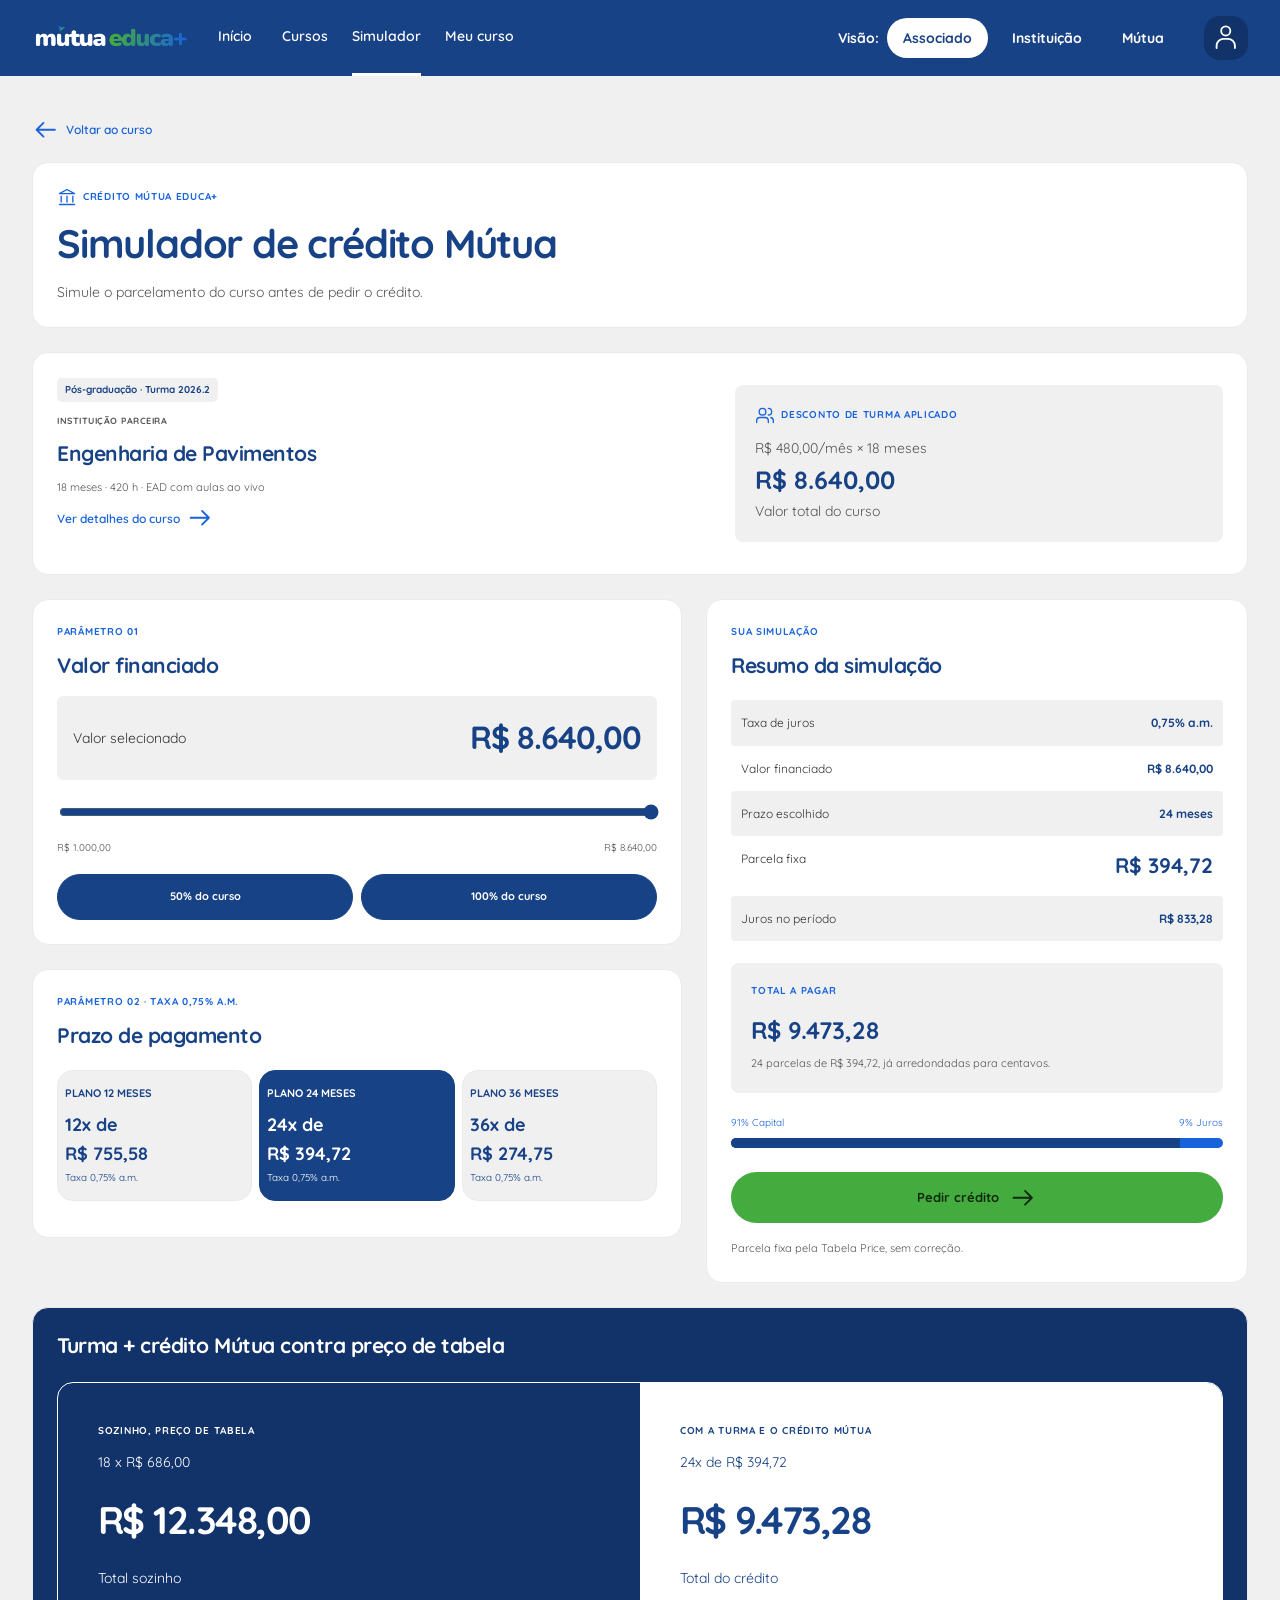
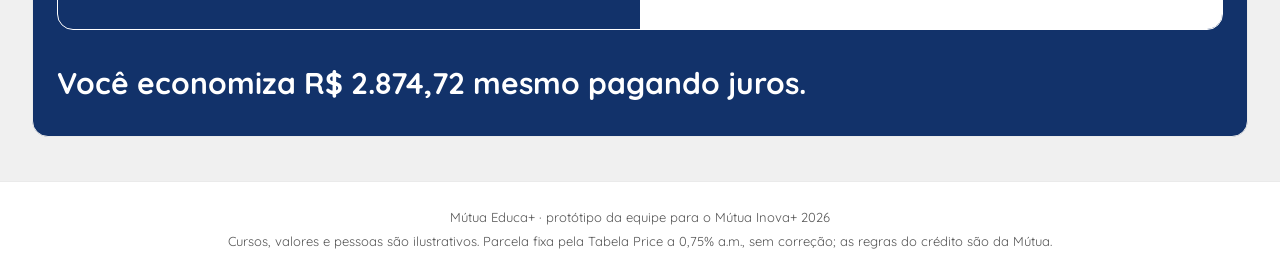
<file: simulador.html>
<!doctype html>
<html lang="pt-BR"><head><meta name="robots" content="noindex, nofollow"><link rel="icon" href="assets/img/favicon.svg" type="image/svg+xml"><meta charset="utf-8"><meta name="viewport" content="width=device-width,initial-scale=1"><meta name="theme-color" content="#184286"><meta name="description" content="Mútua Educa+: cursos com desconto de turma, simulação de crédito e acompanhamento educacional."><title>Simulador · Mútua Educa+</title><link rel="preconnect" href="https://fonts.googleapis.com"><link rel="preconnect" href="https://fonts.gstatic.com" crossorigin><link href="https://fonts.googleapis.com/css2?family=Quicksand:wght@400;500;600;700&display=swap" rel="stylesheet"><link rel="stylesheet" href="assets/css/app.css"><script defer src="assets/js/data.js"></script><script defer src="assets/js/app.js"></script></head><body data-page="simulator"><a class="skip" href="#main">Ir para o conteúdo</a><header id="header"></header><main id="main" class="container" tabindex="-1"></main><footer>
<p>Mútua Educa+ · protótipo da equipe para o Mútua Inova+ 2026</p>
<p>Cursos, valores e pessoas são ilustrativos. Parcela fixa pela Tabela Price a 0,75% a.m., sem correção; as regras do crédito são da Mútua.</p>
</footer><nav id="mobile-nav" aria-label="Navegação móvel"></nav><dialog id="modal" aria-labelledby="modal-title"><button class="modal-close icon-button" aria-label="Fechar modal">×</button><svg class="modal-icon" width="48" height="48" viewBox="0 0 24 24" fill="none" stroke="currentColor" stroke-width="1.5" aria-hidden="true"><circle cx="12" cy="12" r="9"/><path d="M12 11v6m0-10v2"/></svg><h2 id="modal-title"></h2><p id="modal-text"></p><a id="modal-link" class="button" href="meu-curso.html">Ver como fica o acompanhamento</a><button class="button secondary modal-dismiss">Voltar à página</button></dialog><noscript><p class="container">Ative o JavaScript para explorar os cursos e simular o crédito da plataforma.</p></noscript></body></html>
</file>
<file: assets/css/app.css>
:root{--blue:#184286;--navy-dark:#12326A;--medium:#1863DC;--green:#44AB3E;--green-text:#22611F;--action-text:#10290F;--bg:#F0F0F0;--white:#fff;--text:#333333;--muted:#555555;--line:#EAEAEA;--soft:#F0F0F0;--green-soft:#F0F0F0;--radius:16px;--pill:50px;--shadow:none;--space:24px;--s1:8px;--s2:16px;--s3:24px;--s4:32px;--s5:40px;--s6:48px;--s8:64px;--s10:80px;--s12:96px;--motion:200ms;--motion-reveal:700ms;--footer-text:#555555;--footer-font-size:13px;--mobile-nav-height:80px;--font:'Quicksand',system-ui,sans-serif}*{box-sizing:border-box}body{margin:0;background:var(--bg);color:var(--text);font:400 14px/1.6 var(--font)}a{color:var(--medium);text-decoration:none}button,input{font:inherit}button,a,input,summary{-webkit-tap-highlight-color:transparent}button,a,summary{touch-action:manipulation}button{cursor:pointer}img{max-width:100%;display:block}h1,h2,h3,p{margin:0}h1,h2,h3{line-height:1.25}h1,h2{font-weight:700;text-transform:uppercase;color:var(--blue)}h1{font-size:clamp(26px,3.1vw,40px);letter-spacing:-1.2px}h2{font-size:21px;letter-spacing:-.5px}h3{font-size:16px;font-weight:700;color:var(--blue)}p{color:var(--muted)}:focus-visible{outline:3px solid var(--medium);outline-offset:4px}.skip{position:fixed;left:16px;top:-100px;background:var(--white);padding:12px;z-index:20}.skip:focus{top:12px}.container{width:min(1376px,calc(100% - 32px));margin:auto}#header{background:var(--blue);color:var(--white);box-shadow:var(--shadow)}.header-inner{min-height:76px;display:flex;align-items:center;gap:32px}.brand{min-height:44px;display:flex;align-items:center;gap:9px;color:var(--white);flex-shrink:0;font-size:20px;font-weight:700}.brand img{width:auto;height:35px;object-fit:contain}.desktop-nav{display:none;align-self:stretch;gap:26px}.desktop-nav a{min-width:var(--s5);display:flex;align-items:center;color:var(--white);border-bottom:3px solid transparent;font-weight:600}.desktop-nav a[aria-current]{border-color:var(--white)}.account{margin-left:auto;display:flex;align-items:center;gap:12px}.account-text{display:none;font-size:12px;line-height:1.5}.account-text small{display:block;opacity:.8}.icon-button{border:0;min-width:44px;min-height:44px;display:grid;place-items:center;border-radius:var(--radius);background:var(--soft);color:var(--blue);font-size:24px}.account .icon-button{background:var(--navy-dark);color:var(--white)}.material-symbols-outlined{font-size:22px;line-height:1;vertical-align:middle}main{padding-top:24px;padding-bottom:44px}footer{background:var(--white);border-top:1px solid var(--line);padding:24px 20px calc(var(--mobile-nav-height) + env(safe-area-inset-bottom) + 16px);color:var(--footer-text);font-size:var(--footer-font-size);text-align:center}footer p{color:inherit}#mobile-nav{position:fixed;z-index:5;bottom:0;left:0;right:0;background:var(--white);border-top:1px solid var(--line);display:grid;grid-template-columns:repeat(4,1fr);padding:8px 4px calc(8px + env(safe-area-inset-bottom));box-shadow:0 -5px 24px #17345b08}#mobile-nav a,#mobile-nav button{display:flex;flex-direction:column;gap:5px;align-items:center;justify-content:center;min-height:54px;font-size:11px;font-weight:600;color:var(--muted);border:0;background:transparent}#mobile-nav [aria-current]{color:var(--blue);background:var(--soft);border-radius:var(--radius)}.panel{background:var(--white);border:1px solid var(--line);border-radius:var(--radius);padding:20px;box-shadow:var(--shadow)}.eyebrow{font-size:10px;font-weight:700;text-transform:uppercase;letter-spacing:.7px;color:var(--medium);display:flex;gap:6px;align-items:center;margin-bottom:12px}.eyebrow .material-symbols-outlined{font-size:16px}.badge{display:inline-flex;align-items:center;gap:5px;background:var(--soft);color:var(--blue);font-size:10px;font-weight:700;line-height:1.4;padding:5px 8px;border-radius:5px}.badge.green{background:var(--green-soft);color:var(--green-text)}.hero{background:var(--white);padding:25px 20px;margin-bottom:28px}.hero h1{max-width:850px}.hero p{margin:14px 0 24px;max-width:800px}.search{display:flex;align-items:center;gap:10px;border:2px solid var(--line);border-radius:7px;padding:4px 4px 4px 12px;background:var(--white)}.search input{width:100%;min-width:0;border:0;background:transparent;min-height:44px;outline-offset:0}.search .button{width:auto;flex-shrink:0}.button{display:inline-flex;justify-content:center;align-items:center;gap:10px;min-height:46px;border:1px solid transparent;border-radius:6px;padding:11px 16px;background:var(--blue);color:var(--white);font-weight:700;font-size:13px;line-height:1.4;text-align:center;transition:background var(--motion),transform var(--motion),box-shadow var(--motion);width:100%}.button:hover{background:var(--medium);box-shadow:0 4px 12px #11428722;transform:translateY(-1px)}.button.secondary{background:var(--soft);color:var(--blue);border-color:var(--line)}.button.secondary:hover{background:var(--line)}.chips{display:flex;gap:7px;flex-wrap:wrap;margin-top:18px}.chip{background:var(--white);color:var(--text);border:1px solid var(--line);padding:10px 12px;border-radius:6px;min-height:44px;font-size:11px;font-weight:600;transition:background var(--motion),color var(--motion)}.chip[aria-pressed=true]{background:var(--blue);border-color:var(--blue);color:var(--white)}.catalog-layout,.split,.dashboard-grid{display:grid;gap:24px}.section-line{display:flex;justify-content:space-between;align-items:center;gap:12px;background:var(--white);border-radius:var(--radius);padding:16px;margin-bottom:18px}.section-line h2{font-size:12px;letter-spacing:0}.section-line span{font-size:11px;color:var(--muted)}.dot{display:inline-block;width:7px;height:7px;background:var(--green);border-radius:50%;margin-right:6px}.course-grid{display:grid;gap:18px}.course-card{background:var(--white);border:1px solid var(--line);border-radius:var(--radius);overflow:hidden;display:flex;flex-direction:column;box-shadow:var(--shadow);transition:transform var(--motion),box-shadow var(--motion)}.course-card:hover{transform:translateY(-3px);box-shadow:0 8px 24px #17345b12}.course-photo{position:relative}.course-photo img{width:100%;height:180px;object-fit:cover}.course-photo>.badge{position:absolute;top:12px;left:12px;background:var(--white)}.photo-bottom{position:absolute;bottom:0;left:0;right:0;padding:30px 12px 10px;background:linear-gradient(transparent,#0b2b59cc);display:flex;justify-content:space-between;align-items:center;color:var(--white);font-size:10px}.course-content{padding:17px;display:flex;flex-direction:column;gap:13px;flex:1}.partner{font-size:9px;color:var(--muted);font-weight:700;letter-spacing:.5px;text-transform:uppercase}.course-content h3{text-transform:uppercase;font-size:15px;min-height:38px}.meta{font-size:11px;color:var(--muted);display:flex;gap:6px;align-items:flex-start}.meta .material-symbols-outlined{font-size:16px;color:var(--medium)}.price-box{background:var(--soft);padding:12px;border-radius:6px;display:flex;align-items:center;justify-content:space-between;gap:6px}.price-box del{font-size:10px;color:var(--muted);display:block}.price{color:var(--blue);font-size:22px;font-weight:700;letter-spacing:-.7px}.price small{font-size:11px;font-weight:400;letter-spacing:0}.price-box .badge{font-size:9px;padding:4px}.enrollment{margin-top:auto;font-size:10px;color:var(--green-text);font-weight:600}.enrollment-row{display:flex;justify-content:space-between;gap:8px;margin-bottom:5px}.track{height:7px;overflow:hidden;background:var(--soft);border-radius:20px}.track>span{display:block;height:100%;background:var(--green);border-radius:20px}.track.blue>span{background:var(--medium)}.sidebar{display:flex;flex-direction:column;gap:20px}.mini{border-top:3px solid var(--blue)}.mini h2{font-size:19px;text-transform:none}.mini p{font-size:12px;margin:8px 0 18px}.rate-box{background:var(--soft);padding:16px;border-radius:6px;margin:20px 0}.rate-box strong{color:var(--blue);font-size:27px}.rate-box small{font-size:11px;color:var(--blue)}.field-label{display:flex;justify-content:space-between;align-items:center;gap:10px;font-size:11px;font-weight:600;color:var(--muted);margin-bottom:12px}.field-label output{color:var(--blue);font-weight:700;font-size:16px}input[type=range]{width:100%;height:44px;accent-color:var(--blue);cursor:pointer}.range-labels{display:flex;justify-content:space-between;font-size:10px;color:var(--muted)}.term-row{display:grid;grid-template-columns:repeat(3,minmax(0,1fr));gap:7px;margin:12px 0}.term{border:1px solid var(--line);border-radius:6px;min-height:44px;background:var(--soft);color:var(--blue);font-weight:700;transition:background var(--motion),color var(--motion)}.term[aria-pressed=true]{background:var(--blue);color:var(--white);border-color:var(--blue)}.estimate{text-align:center;padding:16px;background:var(--soft);border-radius:6px;margin:16px 0}.estimate p{margin:0;font-size:11px}.estimate strong{font-size:24px;color:var(--blue);display:block;letter-spacing:-.8px}.disclaimer{font-size:11px;color:var(--muted);line-height:1.7;margin-top:16px}.faq h2{font-size:17px;margin-bottom:14px}.faq details{border-bottom:1px solid var(--line);padding:7px 0}.faq summary{font-size:12px;min-height:44px;cursor:pointer;color:var(--blue);font-weight:600;padding:10px 0}.faq details p{font-size:12px;padding-bottom:12px}.empty{text-align:center;padding:40px 20px;grid-column:1/-1}.empty h3{margin:12px 0}.empty .button{width:auto;margin-top:16px}.accompany{margin-top:32px;padding:24px}.accompany>p{margin-top:12px}.steps{display:grid;gap:20px;margin:28px 0}.step-icon{background:var(--soft);color:var(--blue);width:44px;height:44px;border-radius:var(--radius);display:grid;place-items:center;margin-bottom:10px}.steps h3{font-size:13px;margin-bottom:6px}.steps p{font-size:12px}.accompany>.button{width:auto}.back{display:inline-flex;align-items:center;gap:6px;min-height:44px;font-weight:600;font-size:12px;margin-bottom:10px}.page-heading{margin-bottom:24px}.page-heading p{margin-top:12px}.course-banner{width:100%;height:240px;object-fit:cover;border-radius:var(--radius);margin-bottom:24px}.course-title .badge{margin-bottom:12px}.course-title h1{font-size:clamp(26px,3vw,36px);margin:12px 0}.details-meta{display:flex;flex-wrap:wrap;gap:12px;font-size:12px;color:var(--muted);margin:18px 0}.stack{display:flex;flex-direction:column;gap:24px;min-width:0}.module-list{list-style:none;margin:18px 0 0;padding:0;counter-reset:modules}.module-list li{counter-increment:modules;display:flex;align-items:center;gap:12px;padding:14px 0;border-bottom:1px solid var(--line);font-size:13px}.module-list li:before{content:counter(modules,decimal-leading-zero);color:var(--medium);font-weight:700;background:var(--soft);padding:6px 8px;border-radius:6px}.offer .price{font-size:34px}.offer>del{font-size:13px;color:var(--muted)}.offer h2{margin-bottom:18px}.offer p{font-size:12px;margin:12px 0}.offer .button{margin-top:12px}.offer .enrollment{margin-top:22px}.payment-options{display:grid;gap:14px;margin-top:18px}.payment-option{background:var(--soft);border-radius:8px;padding:18px}.payment-option p{font-size:12px;margin-top:6px}.course-summary{display:grid;gap:20px;margin-bottom:24px;align-items:center}.course-summary h2{margin:12px 0}.total-course{background:var(--soft);border-radius:8px;padding:20px}.total-course strong{display:block;color:var(--blue);font-size:25px}.sim-amount{background:var(--soft);border-radius:6px;padding:16px;margin:18px 0 8px;display:flex;flex-wrap:wrap;align-items:center;justify-content:space-between;gap:8px}.sim-amount output{font-size:32px;color:var(--blue);font-weight:700;letter-spacing:-1px}.quick-actions{display:flex;gap:8px;margin-top:18px}.quick-actions button{flex:1;font-size:11px;padding:10px}.large-terms{margin-top:22px;grid-template-columns:minmax(0,1fr)}.large-terms .term{padding:14px 7px;text-align:left;font-size:11px;min-height:110px}.large-terms strong{display:block;font-size:16px;margin-top:8px;overflow-wrap:anywhere}.large-terms [data-term-price]{display:block}.large-terms small{font-size:10px;font-weight:400}.summary-list{margin:22px 0}.summary-row{display:flex;justify-content:space-between;gap:12px;padding:13px 10px;font-size:12px}.summary-row:nth-child(odd){background:var(--soft);border-radius:4px}.summary-row strong{color:var(--blue)}.summary-row.big strong{font-size:21px}.total-box{background:var(--soft);padding:20px;border-radius:8px;margin-bottom:22px}.total-box strong{display:block;color:var(--blue);font-size:24px;margin:6px 0}.total-box p{font-size:11px}.capital-labels{display:flex;justify-content:space-between;font-size:10px;color:var(--medium);margin-bottom:7px}.capital-track{height:10px;background:var(--medium);border-radius:20px;overflow:hidden;margin-bottom:24px}.capital-track span{display:block;height:100%;background:var(--blue)}.welcome{display:flex;justify-content:space-between;gap:12px;align-items:center;margin-bottom:18px}.welcome p{font-weight:600;color:var(--text);font-size:15px}.dashboard-heading{margin-bottom:24px}.dashboard-heading h1{font-size:clamp(25px,3vw,34px)}.dashboard-heading>p{font-size:12px;margin-top:12px}.student-photo{position:relative;overflow:hidden;border-radius:var(--radius)}.student-photo img{width:100%;height:240px;object-fit:cover}.student-photo .photo-bottom{padding:40px 18px 18px}.student-photo .badge{font-size:11px;background:var(--blue);color:var(--white)}.panel-title{display:flex;justify-content:space-between;gap:12px;align-items:center;margin-bottom:20px}.panel-title h2{font-size:16px;display:flex;align-items:center;gap:7px}.panel-title>strong{font-size:26px;color:var(--blue)}.progress-details{display:flex;justify-content:space-between;gap:15px;margin-top:16px;font-size:12px}.progress-details small{display:block;text-transform:uppercase;font-size:9px;color:var(--muted);font-weight:700}.progress-details>div:last-child{text-align:right}.next-class{border-left:5px solid var(--blue)}.next-class h3{font-size:20px;text-transform:uppercase;margin:12px 0}.next-class p{font-size:12px;margin:14px 0}.credit-details{display:flex;justify-content:space-between;align-items:center;gap:12px;background:var(--soft);border-radius:8px;padding:16px;margin-bottom:12px}.credit-details small{display:block;text-transform:uppercase;font-size:9px;color:var(--muted);font-weight:600}.credit-details strong{font-size:24px;color:var(--blue)}.credit-details>div:last-child{text-align:right}.credit-details>div:last-child strong{font-size:14px}.text-button{border:0;background:transparent;color:var(--medium);display:flex;align-items:center;justify-content:space-between;gap:10px;width:100%;min-height:44px;text-align:left;font-weight:600}.approval{display:flex;align-items:center;gap:18px}.approval .step-icon{background:var(--green-soft);color:var(--green-text);flex-shrink:0;margin:0;width:52px;height:52px}.approval h2{font-size:13px;color:var(--green-text);margin-bottom:6px}.approval p{font-size:12px}.approval strong{font-size:24px;color:var(--blue)}.journey{list-style:none;margin:24px 0 0;padding:0}.journey li{position:relative;display:flex;gap:14px;padding-bottom:26px}.journey li:last-child{padding-bottom:0}.journey li:not(:last-child):before{content:'';position:absolute;left:17px;top:35px;bottom:0;width:2px;background:var(--line)}.journey .stage{width:36px;height:36px;background:var(--soft);border-radius:50%;display:grid;place-items:center;color:var(--medium);flex-shrink:0;font-weight:700}.journey .done .stage{background:var(--green);color:var(--white)}.journey .current .stage{background:var(--blue);color:var(--white)}.journey h3{font-size:12px;text-transform:uppercase;margin-bottom:5px}.journey p{font-size:11px}.journey .badge{margin-top:8px;font-size:9px}.support{display:flex;align-items:center;gap:12px}.support p{font-size:12px}.support .button{width:auto;margin-left:auto}.support h3{font-size:13px}dialog{border:1px solid var(--line);border-radius:var(--radius);padding:32px 24px;width:min(460px,calc(100% - 32px));color:var(--text);background:var(--white);box-shadow:0 20px 80px #0a224a33}dialog::backdrop{background:#0b224a99;backdrop-filter:none}.modal-close{position:absolute;right:10px;top:10px}.modal-icon{background:var(--soft);color:var(--blue);padding:12px;border-radius:50%;margin-bottom:18px;font-size:28px}dialog h2{font-size:22px;margin:10px 0 16px}dialog p{font-size:13px;margin-bottom:24px}dialog .button{margin-top:10px}body:has(dialog[open]){overflow:hidden}[hidden]{display:none!important}@media(min-width:540px){.course-grid{grid-template-columns:repeat(2,minmax(0,1fr))}.steps{grid-template-columns:repeat(2,minmax(0,1fr))}.payment-options{grid-template-columns:repeat(2,minmax(0,1fr))}.panel{padding:24px}.hero{padding:32px}.student-photo img{height:300px}}@media(min-width:768px){.container{width:calc(100% - 48px)}.desktop-nav{display:flex}.account-text{display:block}.brand{font-size:18px}.header-inner{gap:26px}.desktop-nav{gap:20px;font-size:13px}#mobile-nav{display:none}footer{padding:24px}main{padding-top:32px}.hero{padding:38px}.hero h1{max-width:900px}.course-summary{grid-template-columns:1.35fr 1fr}.split{grid-template-columns:minmax(0,1.2fr) minmax(0,1fr);align-items:start}.dashboard-grid{grid-template-columns:repeat(2,minmax(0,1fr));align-items:start}.dashboard-heading{padding:28px}.steps{grid-template-columns:repeat(4,minmax(0,1fr))}.course-banner{height:340px}.large-terms strong{font-size:18px}.panel-title h2{font-size:17px}}@media(min-width:1100px){.large-terms{grid-template-columns:repeat(3,minmax(0,1fr))}.container{width:min(1376px,calc(100% - 64px))}.catalog-layout{grid-template-columns:minmax(0,2.15fr) minmax(300px,1fr)}.course-grid{grid-template-columns:repeat(3,minmax(0,1fr))}.course-photo img{height:150px}.hero{padding:40px}.hero h1{font-size:40px}.header-inner{gap:40px}.desktop-nav{gap:28px;font-size:14px}.account-text{font-size:12px}.course-content{padding:16px}.dashboard-grid{grid-template-columns:minmax(0,1.15fr) minmax(0,1fr)}.dashboard-heading h1{max-width:800px}.student-photo img{height:320px}.simulator-layout{grid-template-columns:minmax(0,1.2fr) minmax(0,1fr)}.simulator-summary{position:sticky;top:24px}.accompany{padding:32px}}@media(prefers-reduced-motion:reduce){*,*:before,*:after{animation:none!important;transition:none!important;scroll-behavior:auto!important}}

/* Shared Mútua identity; existing page structure and interactions are retained. */
h1,h2,h3{text-transform:none;font-weight:700}h3{color:var(--blue)}
.material-symbols-outlined{display:inline-block;flex-shrink:0;width:1.25em;height:1.25em}
.button{border-radius:var(--pill);background:var(--green);color:var(--action-text);transition:background var(--motion)}
.button:hover{background:var(--green);box-shadow:none;transform:none;text-decoration:underline}
.button.secondary{background:var(--blue);color:var(--white);border-color:var(--blue)}
.button.secondary:hover{background:var(--navy-dark)}
.button.outline{background:transparent;color:var(--white);border-color:var(--white)}
.button.outline:hover{background:var(--navy-dark)}
.chip,.term{border-radius:var(--pill)}.large-terms .term{border-radius:var(--radius)}
.course-card{transition:none}.course-card:hover{transform:none;box-shadow:none;border-color:var(--blue)}
.course-content h3{text-transform:none}.step-icon{background:transparent;border:1px solid var(--medium);border-radius:50%;color:var(--medium)}
.journey .done .stage{color:var(--action-text)}
.header-inner{gap:var(--s2)}.desktop-nav{gap:var(--s2)}.account-text{display:none}
footer{line-height:1.8}dialog{box-shadow:none}dialog::backdrop{background:#12326Acc}
/* Landing: static final states are the fallback, motion is opt-in through JS. */
.landing{padding:0;background:var(--white)}
.landing .container{max-width:1200px}
.landing-hero{background:var(--blue);color:var(--white);overflow:hidden}
.hero-layout{display:grid;gap:var(--s6);padding-block:var(--s6)}
.hero-copy .eyebrow{color:var(--white);letter-spacing:.12em;font-size:12px;margin-bottom:var(--s3)}
.hero-copy h1{color:var(--white);font-size:clamp(34px,4vw,56px);line-height:1.13;letter-spacing:-.04em;max-width:680px}
.hero-description{color:var(--white);font-size:16px;line-height:1.75;max-width:600px;margin-block:var(--s3) var(--s4)}
.hero-actions{display:flex;flex-wrap:wrap;gap:var(--s2)}.hero-actions .button{width:auto;min-height:48px;padding-inline:var(--s3)}
.hero-visual{position:relative;background:var(--navy-dark);padding:var(--s2);border-radius:var(--radius);display:grid;gap:var(--s2);align-self:center}
.hero-visual>img{width:100%;height:256px;object-fit:cover;object-position:55% center;border-radius:var(--radius)}
.float-card{background:var(--white);color:var(--blue);padding:var(--s2);border-radius:var(--radius);border:1px solid var(--line)}
.float-card strong{display:block;font-size:16px;line-height:1.4}.float-card p{font-size:13px;margin-top:var(--s1)}
.float-card .eyebrow{font-size:10px;margin-bottom:var(--s1)}.float-card .enrollment{margin-top:var(--s2)}
.float-card .enrollment-row{display:none}.float-payment{display:flex;gap:var(--s2);align-items:center}.float-payment>svg{color:var(--medium);width:32px;height:32px}.float-payment p{margin:0}
.numbers-band{background:var(--soft);border-bottom:1px solid var(--line)}
.numbers-grid{display:grid;gap:var(--s4);padding-block:var(--s4);grid-template-columns:repeat(2,minmax(0,1fr))}
.numbers-grid>div{min-width:0}.number-reveal{display:block;font-size:clamp(32px,4vw,48px);line-height:1.2;letter-spacing:-.05em;color:var(--blue)}
.number-reveal>span{font-size:18px;letter-spacing:0}.numbers-grid p{font-weight:600;color:var(--text);margin-block:var(--s1);font-size:14px}.numbers-grid small{display:block;color:var(--muted);font-size:11px;line-height:1.5}
.landing-section{padding-block:var(--s8)}.landing h2{font-size:clamp(28px,3vw,40px);letter-spacing:-.04em;line-height:1.18;max-width:760px}.landing h3{font-size:21px;letter-spacing:-.02em}.landing .eyebrow{font-size:11px}
.how-steps{list-style:none;padding:0;margin:var(--s5) 0 0;display:grid;gap:var(--s4)}
.how-steps li{position:relative;padding-left:var(--s8)}.how-steps li>span{position:absolute;left:0;top:0;width:40px;height:40px;display:grid;place-items:center;border:1px solid var(--medium);border-radius:50%;font-weight:700;color:var(--medium);background:var(--white)}
.how-steps li:not(:last-child):before{content:'';position:absolute;left:20px;top:40px;bottom:-32px;border-left:1px solid var(--line)}
.how-steps p{margin-top:var(--s2);font-size:15px}
.comparison-section{background:var(--navy-dark)}.comparison-section h2,.comparison-section p,.comparison-section .eyebrow,.comparison-section .inline-link{color:var(--white)}
.section-heading{display:flex;flex-wrap:wrap;justify-content:space-between;align-items:end;gap:var(--s3);margin-bottom:var(--s4)}
.section-heading>p{max-width:320px;font-size:14px}
.comparison-grid{display:grid;border:1px solid var(--white);border-radius:var(--radius);overflow:hidden}
.comparison-grid article{padding:var(--s4)}.comparison-grid strong{display:block;color:var(--white);font-size:clamp(28px,3vw,40px);margin-block:var(--s2);letter-spacing:-.04em}
.comparison-grid small{color:var(--white);font-size:14px}.comparison-grid .collective-price{background:var(--white)}
.collective-price p,.collective-price .eyebrow,.collective-price strong,.collective-price small{color:var(--blue)}
.comparison-section .saving{font-size:clamp(21px,2.5vw,30px);font-weight:700;margin-block:var(--s4) var(--s1);max-width:850px;line-height:1.4}
.inline-link{display:inline-flex;align-items:center;min-height:44px;font-weight:700;text-decoration:underline;text-underline-offset:4px;font-size:14px}
.difference-grid{display:grid;gap:var(--s2);margin-top:var(--s5)}
.difference-grid article{padding:var(--s4);border:1px solid var(--line);border-radius:var(--radius)}
.difference-grid .difference-lead{background:var(--soft);border-color:var(--soft)}
.line-icon{display:grid;place-items:center;width:56px;height:56px;border:1px solid var(--medium);border-radius:50%;color:var(--medium);margin-bottom:var(--s3)}.line-icon svg{width:28px;height:28px}
.difference-grid p{margin-top:var(--s2);font-size:15px;max-width:440px}.difference-note{display:block;margin-top:var(--s5);font-size:clamp(25px,3vw,40px);line-height:1.25;font-weight:600;color:var(--blue);letter-spacing:-.03em}
.benefits-section{background:var(--soft)}.stakeholders{display:grid;gap:var(--s4);margin-top:var(--s5)}.stakeholders article{border-top:1px solid var(--blue);padding-top:var(--s3)}.stakeholders article>span{font-size:12px;font-weight:700;color:var(--medium)}.stakeholders h3{margin-block:var(--s2)}.stakeholders p{font-size:15px}
.benefit-sheet dl{margin:var(--s4) 0 0;display:grid}.benefit-sheet dl>div{padding-block:var(--s3);border-top:1px solid var(--line);display:grid;gap:var(--s1)}.benefit-sheet dt{font-weight:700;color:var(--blue)}.benefit-sheet dd{margin:0;font-size:15px}.sheet-note{font-size:12px;line-height:1.8;margin-top:var(--s3)}
.formation-section{background:var(--soft)}.formation-section .course-grid{gap:var(--s3)}.formation-section .course-content{padding:var(--s3)}.formation-section .course-photo img{height:200px}.formation-section .course-content h3{font-size:20px}.formation-section .price{font-size:27px}.formation-section .enrollment{font-size:12px}
.landing-faq{display:grid;gap:var(--s4)}.landing-faq .faq summary{font-size:16px;font-weight:700;min-height:56px;padding-block:var(--s2)}.landing-faq .faq details p{font-size:15px;padding-bottom:var(--s2)}
.final-cta{background:var(--blue);padding-block:var(--s6)}.final-cta .container{display:flex;flex-wrap:wrap;gap:var(--s4);align-items:center;justify-content:space-between}.final-cta h2{color:var(--white);max-width:640px;font-size:clamp(28px,3vw,40px)}.final-cta .button{width:auto;padding-inline:var(--s4)}
.motion-ready{transition:opacity var(--motion-reveal) ease,transform var(--motion-reveal) ease;transform-origin:left center}
.number-reveal.motion-pending{opacity:0;transform:translateY(12px)}.track>span.motion-pending{transform:scaleX(0)}
@media(min-width:600px){.benefit-sheet dl{grid-template-columns:repeat(2,minmax(0,1fr));column-gap:var(--s4)}.numbers-grid{gap:var(--s5)}.hero-visual>img{height:360px}}
@media(min-width:768px){.hero-layout{padding-block:var(--s8)}.numbers-grid{grid-template-columns:repeat(4,minmax(0,1fr));gap:var(--s4);padding-block:var(--s5)}.numbers-grid>div+div{border-left:1px solid var(--line);padding-left:var(--s3)}.how-steps{grid-template-columns:repeat(3,minmax(0,1fr));gap:var(--s4)}.how-steps li{padding:var(--s8) 0 0}.how-steps li:not(:last-child):before{left:40px;right:-24px;top:20px;bottom:auto;border-left:0;border-top:1px solid var(--line)}.comparison-grid{grid-template-columns:repeat(2,minmax(0,1fr))}.comparison-grid article{padding:var(--s5)}.difference-grid{grid-template-columns:1.2fr 1fr}.difference-lead{grid-row:span 2}.stakeholders{grid-template-columns:repeat(3,minmax(0,1fr))}.landing-faq{grid-template-columns:1fr 1.5fr;gap:var(--s8)}.formation-section .course-grid{grid-template-columns:repeat(3,minmax(0,1fr))}.formation-section .price-box{align-items:start;flex-direction:column}.landing-section{padding-block:var(--s10)}}
@media(min-width:1100px){.hero-layout{grid-template-columns:1.1fr 1fr;gap:var(--s8);padding-block:var(--s10) var(--s12)}.hero-visual{padding:0;background:var(--navy-dark);margin:var(--s3) 0 var(--s5);border:var(--s2) solid var(--navy-dark)}.hero-visual>img{height:408px;object-position:56% center}.float-card{position:absolute;z-index:1}.float-enrollment{left:-32px;bottom:-56px;width:300px;padding:var(--s3)}.float-payment{right:-16px;top:24px;padding:var(--s2)}.account-text{display:block}.formation-section .price-box{align-items:center;flex-direction:row}}
@media(prefers-reduced-motion:reduce){.motion-ready{transition:none!important}.number-reveal.motion-pending{opacity:1;transform:none}.track>span.motion-pending{transform:none}}
/* Reservation and credit flows reuse the shared identity and spacing tokens. */
.account .icon-button{position:relative}.has-reservation:after{content:'';position:absolute;right:0;top:0;width:var(--s1);height:var(--s1);background:var(--green);border-radius:50%;outline:2px solid var(--blue)}
.offer .badge.green{margin-block:var(--s2)}.dialog-step{color:var(--medium);font-weight:700;padding-right:var(--s4)}
.dialog-body{display:grid;gap:var(--s2);min-width:0}.dialog-body p{margin:0}.dialog-body .button{margin:0}.dialog-body h3{font-size:18px}.eligibility-actions{display:grid;grid-template-columns:1fr 1fr;gap:var(--s2)}.eligibility-actions .button{min-height:var(--s6)}
.request-summary{margin:0}.request-summary>div{display:flex;justify-content:space-between;gap:var(--s2);padding-block:var(--s1);border-bottom:1px solid var(--line)}.request-summary dd{margin:0;font-weight:700;text-align:right}
.declaration{display:flex;gap:var(--s2);align-items:center;min-height:var(--s6);margin-bottom:var(--s2)}.declaration input{width:var(--s5);height:var(--s5);flex-shrink:0;accent-color:var(--blue)}#credit-declarations{display:grid;gap:var(--s2)}.button:disabled{opacity:.5;cursor:not-allowed}#invite-link{width:100%;min-height:var(--s6);color:var(--blue);border:1px solid var(--line);border-radius:var(--radius);padding:var(--s1)}
.finance-comparison{margin-top:var(--s3)}.finance-comparison h2{margin-bottom:var(--s3)}.next-reservation{margin-bottom:var(--s4)}.reservation-card{margin-block:var(--s3);padding:var(--s3);background:var(--soft);border-radius:var(--radius)}.reservation-card .enrollment{max-width:640px}.reservation-card>p{margin-top:var(--s2)}.ongoing-title{margin-block:var(--s4) var(--s3)}
.credit-timeline{list-style:none;padding:0;margin:var(--s3) 0;display:grid;gap:var(--s3)}.credit-timeline li{position:relative;display:flex;gap:var(--s2);min-width:0}.credit-timeline li:not(:last-child):before{content:'';position:absolute;left:20px;top:40px;bottom:calc(-1 * var(--s3));border-left:1px solid var(--line)}.credit-timeline li>svg{display:none}.timeline-stage{width:40px;height:40px;flex-shrink:0;display:grid;place-items:center;background:var(--soft);color:var(--blue);border-radius:50%;font-weight:700}.current .timeline-stage{background:var(--blue);color:var(--white)}.credit-timeline h3{font-size:15px;margin-bottom:var(--s1)}.credit-timeline p{font-size:13px}.credit-timeline .button{margin-top:var(--s2)}.cancel-reservation{width:auto;font-size:13px}.dialog-body,.credit-timeline,.reservation-card{overflow-wrap:anywhere}
@media(min-width:1100px){.credit-timeline:has(li:nth-child(5)){grid-template-columns:repeat(5,minmax(0,1fr));gap:var(--s3)}.credit-timeline:has(li:nth-child(5)) li{display:block;padding-right:var(--s2)}.credit-timeline:has(li:nth-child(5)) .timeline-stage{margin-bottom:var(--s2)}.credit-timeline:has(li:nth-child(5)) li:before{display:none}.credit-timeline:has(li:nth-child(5)) li>svg{display:block;position:absolute;top:var(--s1);right:0;color:var(--medium)}}
/* Partner portals reuse the existing identity; no new palette or spacing scale. */
.sr-only{position:absolute;width:1px;height:1px;padding:0;margin:-1px;overflow:hidden;clip:rect(0,0,0,0);white-space:nowrap;border:0}
.view-switch{display:none}.profile-menu{position:relative}.profile-menu summary{cursor:pointer;list-style:none}.profile-menu summary::-webkit-details-marker{display:none}.profile-popover{position:absolute;right:0;top:calc(100% + var(--s1));width:260px;max-width:calc(100vw - var(--s4));padding:var(--s2);z-index:10;display:grid;gap:var(--s1);background:var(--white);color:var(--blue);border:1px solid var(--line);border-radius:var(--radius);box-shadow:var(--shadow)}
.profile-menu:not([open]) .profile-popover{display:none}.profile-popover a{display:flex;align-items:center;min-height:var(--s6);padding-inline:var(--s2);border-radius:var(--pill);font-weight:700}.profile-popover a[aria-current]{background:var(--soft);color:var(--blue)}.profile-popover>span{font-size:12px;color:var(--muted)}.condition-met{color:var(--green-text);display:inline-flex;vertical-align:middle;margin-right:var(--s1)}.condition-met svg{width:var(--s2);height:var(--s2)}
.portal{max-width:1376px;min-width:0}.portal h1,.portal h2{text-transform:none;letter-spacing:-.03em}.portal h1{font-size:clamp(28px,3.2vw,44px)}.portal h2{font-size:clamp(22px,2.1vw,30px)}.portal-heading{display:flex;justify-content:space-between;gap:var(--s2);padding-block:var(--s3) var(--s5);border-bottom:1px solid var(--line)}.portal-heading>div{min-width:0}.portal-heading h1{margin-bottom:var(--s2)}.portal-heading>.line-icon{display:none;flex-shrink:0}.portal-section{margin-block:var(--s5);scroll-margin-top:var(--s3);min-width:0}.portal-section>.section-heading{align-items:center}.portal .source-note{font-size:12px;line-height:1.7}.portal .eyebrow{font-size:11px}
.metrics{display:grid;grid-template-columns:repeat(2,minmax(0,1fr));gap:var(--s2);margin-block:var(--s3)}.metric{padding:var(--s2);background:var(--white);border:1px solid var(--line);border-radius:var(--radius);min-width:0}.metric p{font-size:12px;min-height:var(--s5);font-weight:600}.metric strong{display:block;color:var(--blue);font-size:clamp(20px,2.2vw,30px);letter-spacing:-.04em;line-height:1.3;font-variant-numeric:tabular-nums;overflow-wrap:anywhere}.metric small{display:block;margin-top:var(--s1);font-size:11px;color:var(--muted)}.metrics.five .metric:last-child{grid-column:1/-1}
.table-scroll{max-width:100%;overflow:auto;border:1px solid var(--line);border-radius:var(--radius);background:var(--white)}.portal-table{width:100%;border-collapse:collapse;font-size:13px;min-width:880px}.portal-table caption{text-align:left;padding:var(--s2) var(--s3);font-weight:600;color:var(--muted);font-size:12px}.portal-table th,.portal-table td{padding:var(--s2) var(--s3);border-top:1px solid var(--line);text-align:left;vertical-align:middle}.portal-table thead th{font-size:11px;color:var(--muted);font-weight:600;background:var(--soft)}.portal-table tbody th{color:var(--blue);min-width:230px}.portal-table small{display:block;font-weight:400;color:var(--muted);margin-top:var(--s1)}.portal-table .numeric{text-align:right;font-variant-numeric:tabular-nums;white-space:nowrap}.portal-table .occupancy{min-width:165px}.occupancy .track{margin-top:var(--s1)}.status-pill,.preview-label{display:inline-flex;align-items:center;min-height:var(--s4);padding:0 var(--s2);border-radius:var(--pill);background:var(--soft);color:var(--blue);font-size:11px;font-weight:700;white-space:nowrap}.portal-table .status-pill{margin-top:var(--s1)}
.scenario-layout,.publish-layout,.portal-columns{display:grid;gap:var(--s3);min-width:0}.scenario-controls{min-width:0}.scenario-base{display:flex;gap:var(--s2);align-items:center}.scenario-base .line-icon{margin:0;flex-shrink:0}.scenario-base strong{font-size:var(--s4);color:var(--blue)}.scenario-controls>label{display:flex;justify-content:space-between;align-items:center;gap:var(--s2);margin-top:var(--s4);font-weight:700;color:var(--blue);min-height:var(--s5)}.scenario-controls output{white-space:nowrap;font-variant-numeric:tabular-nums}.scenario-controls input{width:100%}.scenario-controls>.source-note{margin-top:var(--s2)}.scenario-results{background:var(--blue);color:var(--white);border-radius:var(--radius);padding:var(--s3);display:flex;flex-direction:column;justify-content:center}.scenario-results .eyebrow,.scenario-results p{color:var(--white)}.scenario-students{display:flex;flex-direction:column;margin-bottom:var(--s4)}.scenario-students strong{font-size:clamp(44px,5vw,72px);letter-spacing:-.05em;line-height:1.2;font-variant-numeric:tabular-nums}.scenario-students span{font-size:18px}.scenario-result{display:flex;flex-wrap:wrap;justify-content:space-between;align-items:center;gap:var(--s1);padding-block:var(--s2);border-top:1px solid var(--white)}.scenario-result>span{font-size:13px}.scenario-result strong{font-size:clamp(22px,2.3vw,32px);font-variant-numeric:tabular-nums}.scenario-results>p:last-child{margin-top:var(--s3);font-size:12px}
.portal-columns>.portal-section{margin-block:0}.reference-chart{margin-block:var(--s3);display:grid;gap:var(--s1)}.reference-chart>strong{font-size:var(--s6);line-height:1;color:var(--blue);font-variant-numeric:tabular-nums}.reference-chart small{font-size:12px;color:var(--muted)}.reference-axis{position:relative;height:var(--s1);background:var(--line);border-radius:var(--pill);margin-top:var(--s2)}.reference-axis>span{position:absolute;top:calc(-1 * var(--s1));height:var(--s3);width:2px;background:var(--blue)}.risk-list{padding-left:var(--s2);margin:var(--s3) 0 0}.risk-list li+li{margin-top:var(--s2)}.funnel{display:grid;gap:var(--s3);max-width:960px}.funnel-row>div:first-child{display:flex;justify-content:space-between;gap:var(--s2);margin-bottom:var(--s1)}.funnel-row strong{color:var(--blue);font-variant-numeric:tabular-nums}.funnel .track{height:var(--s2)}
.form-grid{display:grid;gap:var(--s3);min-width:0}.form-field{min-width:0}.form-field label{display:block;font-weight:700;color:var(--blue);font-size:13px;margin-bottom:var(--s1)}.form-field input,.form-field select{width:100%;min-width:0;min-height:var(--s6);font:inherit;background:var(--white);border:1px solid var(--muted);border-radius:var(--s1);padding:var(--s1) var(--s2);color:var(--text)}.form-field input[aria-invalid=true]{border:2px solid var(--blue)}.field-error{font-size:12px;color:var(--blue);margin-top:var(--s1);font-weight:600}.field-error:empty{display:none}#publish-form>.source-note,#storage-status{margin-block:var(--s3);font-size:12px}#form-status{margin-top:var(--s2);font-weight:600}.preview-column{display:grid;align-content:start;gap:var(--s2);min-width:0}.preview-column>.eyebrow{margin:0}.preview-column .course-card{max-width:100%}.preview-column .course-photo img{height:200px}.preview-column .course-content{padding:var(--s3)}.preview-column .course-content h3{font-size:18px}.preview-empty{min-height:280px;display:flex;flex-direction:column;align-items:start;justify-content:center;gap:var(--s2);border-style:dashed}.preview-empty .line-icon{margin:0}.institution-account dl{margin:var(--s2) 0}.institution-account dl>div{display:flex;flex-wrap:wrap;justify-content:space-between;gap:var(--s1);padding-block:var(--s2);border-bottom:1px solid var(--line)}.institution-account dt{font-size:12px;max-width:220px}.institution-account dd{margin:0;font-weight:700;color:var(--blue);font-variant-numeric:tabular-nums}.institution-account p{font-size:12px}.transfer-grid{display:grid;gap:var(--s2);margin-top:var(--s3)}.transfer-card>strong{display:block;font-size:var(--s4);color:var(--blue);margin-top:var(--s2);font-variant-numeric:tabular-nums}.transfer-card small{display:block;margin-top:var(--s2);color:var(--muted)}.transfer-card .line-icon{margin-bottom:var(--s2)}.remove-course{min-width:100px}
@media(min-width:600px){.form-grid{grid-template-columns:repeat(2,minmax(0,1fr))}.form-field:first-child{grid-column:1/-1}.transfer-grid{grid-template-columns:repeat(3,minmax(0,1fr))}.transfer-card{padding:var(--s2)}.transfer-card>strong{font-size:var(--s3)}.metrics{grid-template-columns:repeat(4,minmax(0,1fr))}.metrics.five .metric:last-child{grid-column:span 2}.portal-heading>.line-icon{display:grid}}
@media(min-width:900px){.scenario-layout{grid-template-columns:1fr 1.15fr}.publish-layout{grid-template-columns:minmax(0,1.5fr) minmax(0,1fr)}.portal-columns{grid-template-columns:repeat(2,minmax(0,1fr))}.scenario-results{padding:var(--s5)}.portal-heading{padding-block:var(--s4) var(--s6)}.portal-section{margin-block:var(--s6)}.metrics.five{grid-template-columns:repeat(4,minmax(0,1fr)) 1.6fr}.metrics.five .metric:last-child{grid-column:auto}.transfer-card{padding:var(--s3)}.transfer-card>strong{font-size:var(--s4)}}
@media(min-width:1100px){.header-inner{gap:var(--s3)}.desktop-nav{gap:var(--s3)}.view-switch{display:flex;align-items:center;gap:var(--s1);margin-left:auto;font-size:11px}.view-switch span{opacity:.8}.view-switch a{color:var(--white);display:flex;align-items:center;min-height:var(--s5);padding-inline:var(--s1);border-radius:var(--pill)}.view-switch a[aria-current]{background:var(--navy-dark)}.account{margin-left:0}.portal .metric{padding:var(--s3)}}

/* Platform entry reuses the shared palette, cards and spacing scale. */
:root{--role-dialog-width:960px}
.hero-layout{padding-block:var(--s4)}
.hero-copy .eyebrow{margin-bottom:var(--s2)}
.hero-description{line-height:1.6;margin-block:var(--s2) var(--s3)}
.hero-actions{display:grid;gap:var(--s1)}
.hero-actions .button{width:100%}
.platform-entry{padding-block:var(--s4)}
.platform-entry h2{margin-bottom:var(--s3)}
.role-cards{display:grid;gap:var(--s2);min-width:0}
.role-card{display:flex;flex-direction:column;align-items:flex-start;gap:var(--s1);min-width:0;padding:var(--s3);border:1px solid var(--line);border-radius:var(--radius);background:var(--soft)}
.role-card .line-icon{width:var(--s5);height:var(--s5);margin:0 0 var(--s1)}
.role-card p{margin:0 0 var(--s2);font-size:inherit}
.role-card .button{margin-top:auto;min-height:var(--s6);width:100%}
#role-dialog{width:min(var(--role-dialog-width),calc(100% - var(--s4)));max-height:calc(100dvh - var(--s4));padding:var(--s3);overflow-y:auto}
#role-dialog h2{margin:0 var(--s5) var(--s3) 0}
#role-dialog .role-card{padding:var(--s2)}
.view-navigation{display:flex;flex-wrap:wrap;gap:var(--s2);margin-bottom:var(--s2)}
.view-navigation a,.view-navigation button{display:inline-flex;align-items:center;min-height:var(--s5);padding:var(--s1);color:var(--blue);font:inherit;font-weight:700;text-decoration:underline;background:transparent;border:0;border-radius:var(--s1)}
@media(min-width:768px){.hero-layout{padding-block:var(--s6)}.hero-copy .eyebrow{margin-bottom:var(--s3)}.hero-description{line-height:1.75;margin-block:var(--s3) var(--s4)}.hero-actions{display:flex;gap:var(--s2)}.hero-actions .button{width:auto}.role-cards{grid-template-columns:repeat(3,minmax(0,1fr))}}
@media(min-width:1100px){.hero-layout{padding-block:var(--s10) var(--s12)}.view-switch{font-size:inherit;font-weight:700}.view-switch span{opacity:1}.view-switch a{min-height:var(--s5);padding-inline:var(--s2)}.view-switch a[aria-current]{background:var(--white);color:var(--blue)}}
</file>
